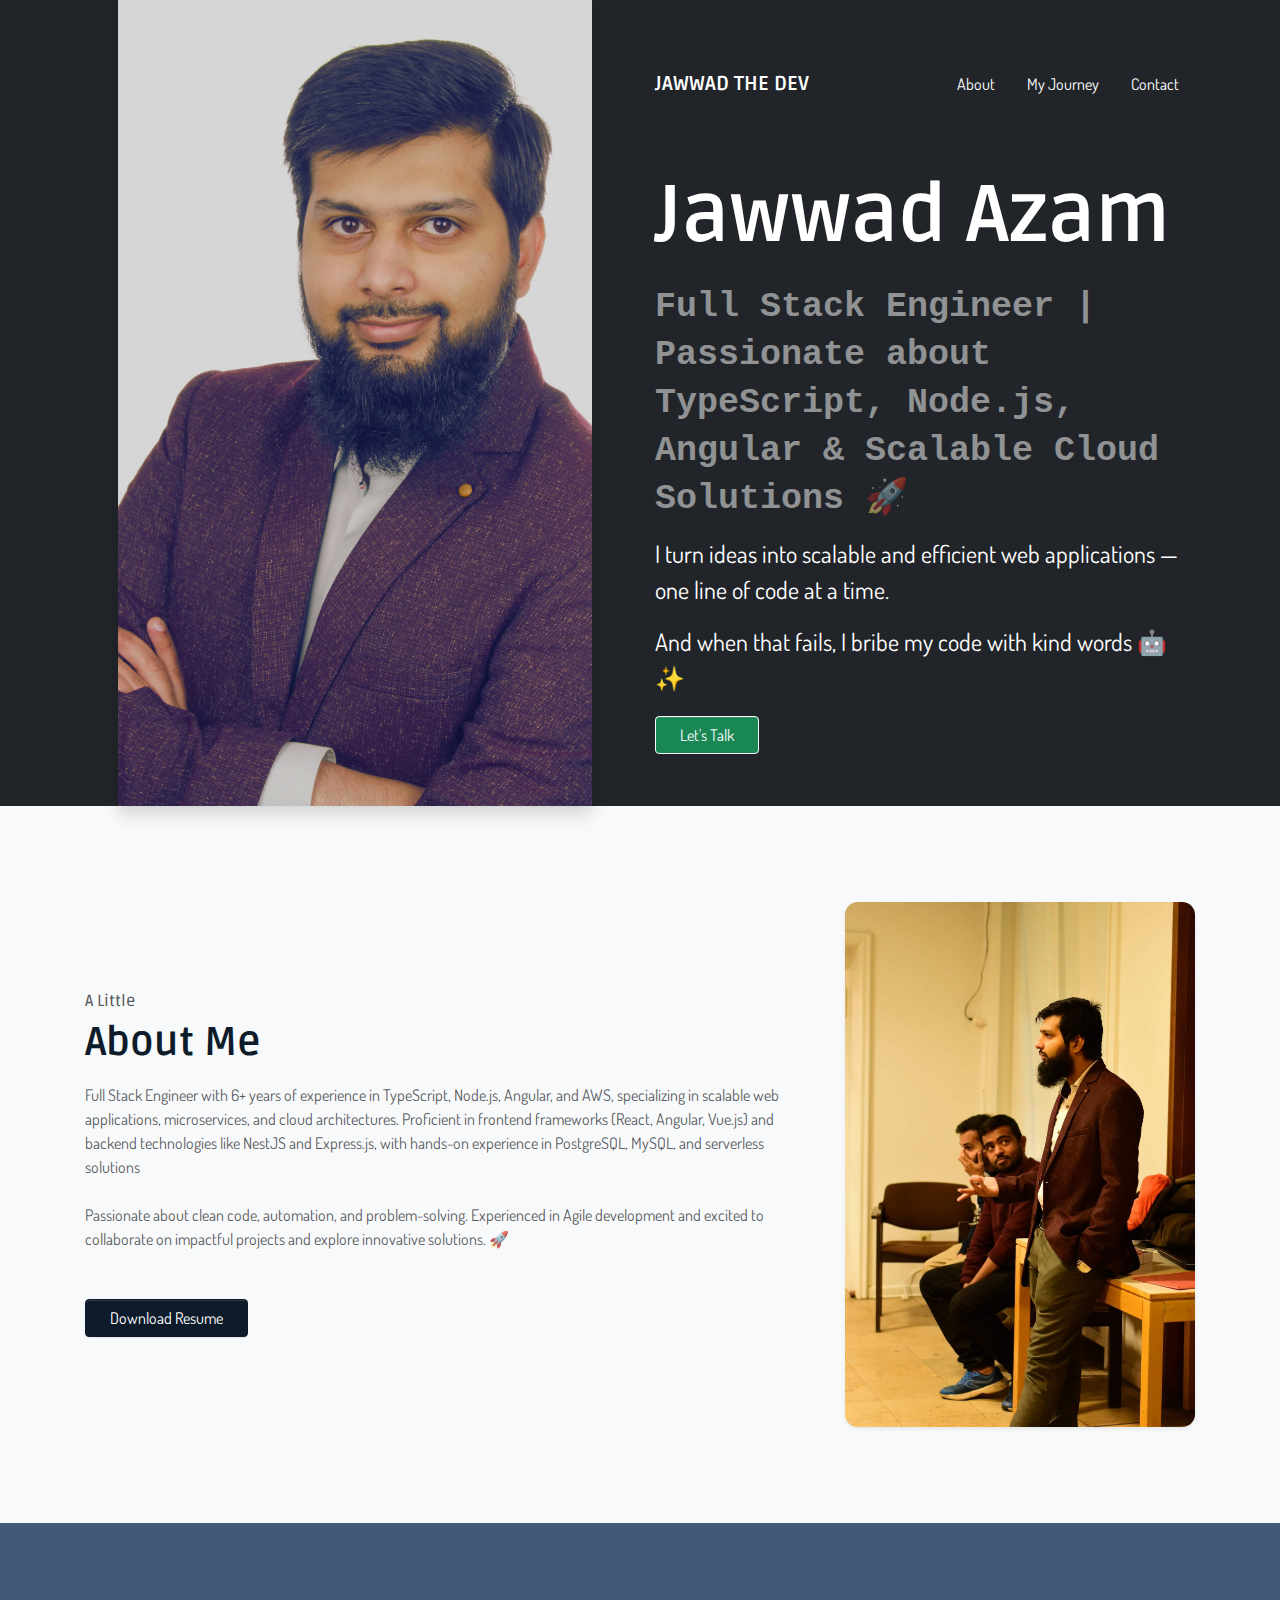
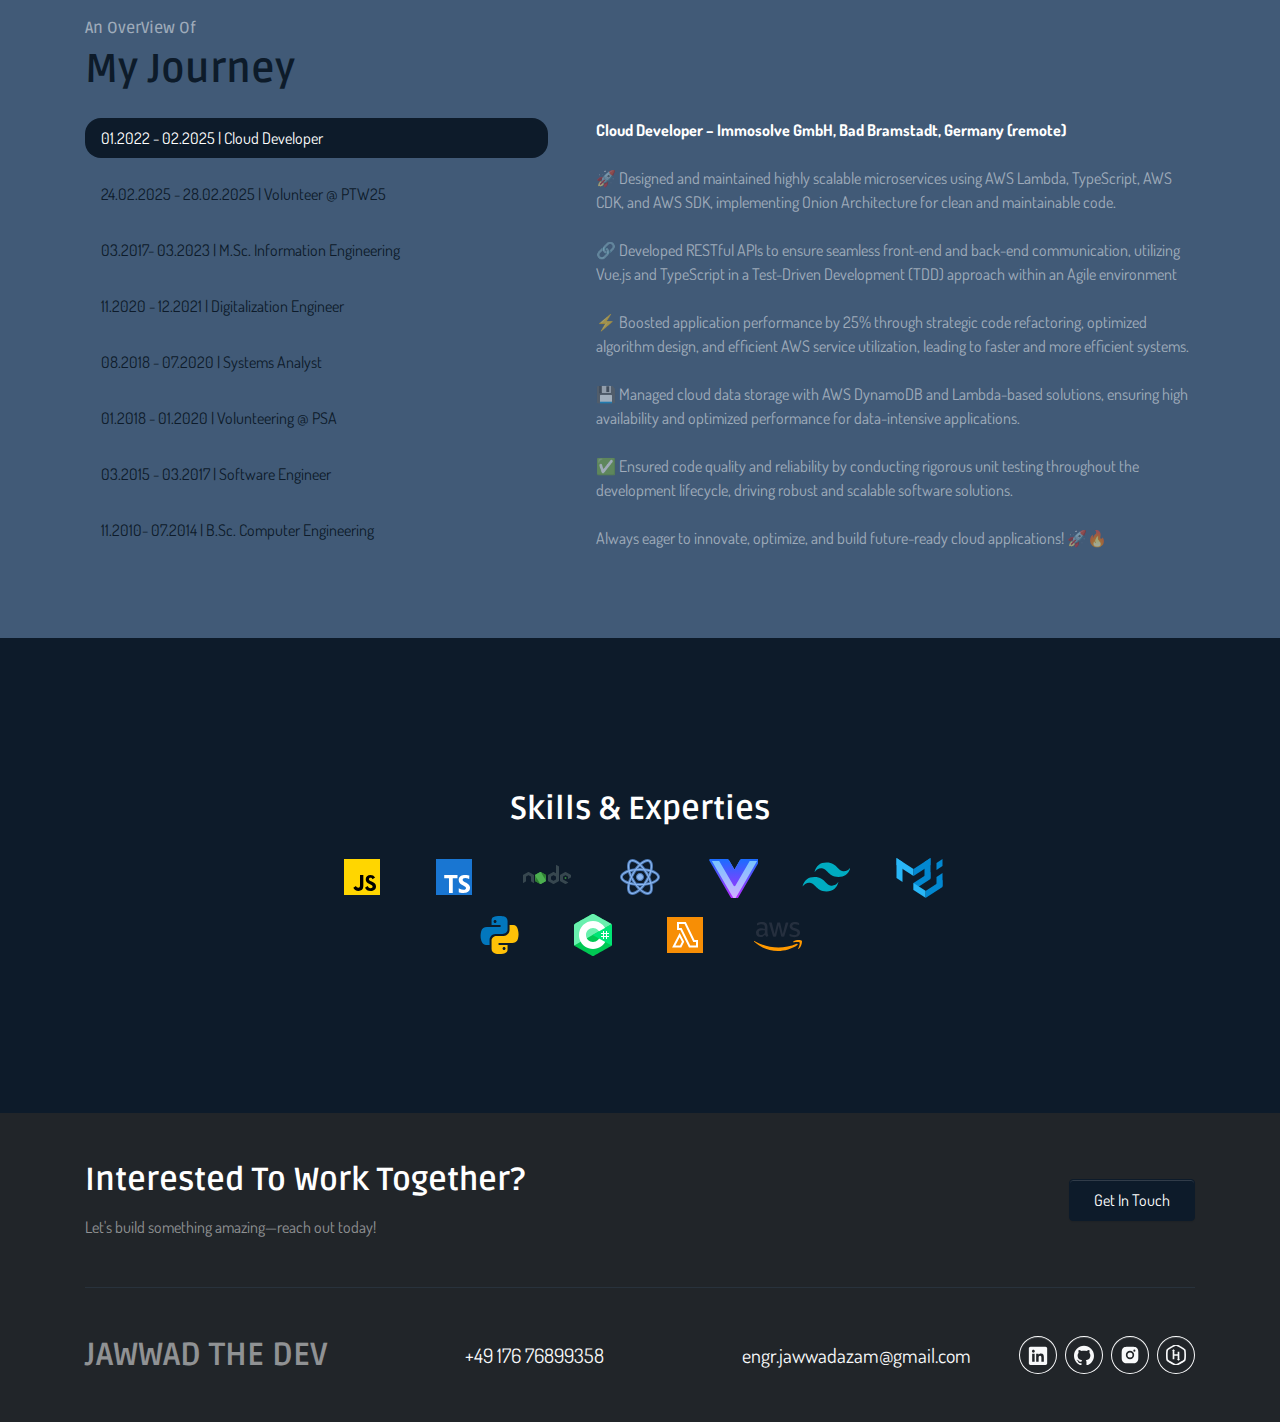
<file: index.html>
<!DOCTYPE html>
<html lang="en">
  <head>
    <meta charset="utf-8" />
    <meta http-equiv="X-UA-Compatible" content="IE=edge" />
    <meta
      name="viewport"
      content="width=device-width, initial-scale=1, shrink-to-fit=no"
    />
    <meta name="description" content="" />
    <meta name="author" content="" />
    <!-- Bootstrap core CSS -->
    <link
      href="bootstrap_theme/bootstrap.css"
      rel="stylesheet"
      type="text/css"
    />
    <!-- Custom styles for this template -->
    <link rel="stylesheet" href="blocks.css" />
    <link rel="stylesheet" href="pgia/components/controls.css" />
    <link rel="stylesheet" href="pgia/components/slider.css" />
    <link rel="stylesheet" href="js/cssanimation.css" />
    <link
      rel="icon"
      type="image/x-icon"
      href="/assets/photos/favicon/favicon.ico"
    />

    <link href="style.css" rel="stylesheet" />
    <title>Jawwad the Dev</title>
    <script>
      /* Pinegrow Interactions, do not remove */ (function () {
        try {
          if (!document.documentElement.hasAttribute("data-pg-ia-disabled")) {
            window.pgia_small_mq =
              typeof pgia_small_mq == "string"
                ? pgia_small_mq
                : "(max-width:767px)";
            window.pgia_large_mq =
              typeof pgia_large_mq == "string"
                ? pgia_large_mq
                : "(min-width:768px)";
            var style = document.createElement("style");
            var pgcss =
              'html:not(.pg-ia-no-preview) [data-pg-ia-hide=""] {opacity:0;visibility:hidden;}html:not(.pg-ia-no-preview) [data-pg-ia-show=""] {opacity:1;visibility:visible;display:block;}';
            if (
              document.documentElement.hasAttribute("data-pg-id") &&
              document.documentElement.hasAttribute("data-pg-mobile")
            ) {
              pgia_small_mq = "(min-width:0)";
              pgia_large_mq = "(min-width:99999px)";
            }
            pgcss +=
              "@media " +
              pgia_small_mq +
              '{ html:not(.pg-ia-no-preview) [data-pg-ia-hide="mobile"] {opacity:0;visibility:hidden;}html:not(.pg-ia-no-preview) [data-pg-ia-show="mobile"] {opacity:1;visibility:visible;display:block;}}';
            pgcss +=
              "@media " +
              pgia_large_mq +
              '{html:not(.pg-ia-no-preview) [data-pg-ia-hide="desktop"] {opacity:0;visibility:hidden;}html:not(.pg-ia-no-preview) [data-pg-ia-show="desktop"] {opacity:1;visibility:visible;display:block;}}';
            style.innerHTML = pgcss;
            document.querySelector("head").appendChild(style);
          }
        } catch (e) {
          console && console.log(e);
        }
      })();
    </script>
  </head>
  <body class="text-muted">
    <main>
      <section class="bg-dark position-relative text-white-50">
        <div class="container position-relative">
          <div class="row">
            <div class="col-xl-6 order-xl-2 pb-5 pt-5">
              <nav class="mb-5 navbar navbar-dark navbar-expand-lg shadow-none">
                <div class="container px-0">
                  <a
                    class="align-items-center d-inline-flex fw-bold h4 mb-0 navbar-brand text-uppercase"
                    href="#"
                  >
                    <span>Jawwad the dev</span></a
                  >
                  <button
                    class="navbar-toggler rounded"
                    type="button"
                    data-bs-toggle="collapse"
                    data-bs-target="#navbarNavDropdown-2"
                    aria-controls="navbarNavDropdown-2"
                    aria-expanded="false"
                    aria-label="Toggle navigation"
                  >
                    <span class="navbar-toggler-icon"></span>
                  </button>
                  <div
                    class="collapse navbar-collapse"
                    id="navbarNavDropdown-2"
                  >
                    <ul class="ms-auto navbar-nav">
                      <li class="nav-item">
                        <a class="active nav-link p-lg-3 scrolly" href="#about"
                          >About</a
                        >
                      </li>
                      <li class="nav-item">
                        <a
                          class="active nav-link p-lg-3 scrolly"
                          href="#timeline"
                          >My Journey</a
                        >
                      </li>
                      <!-- <li class="nav-item"> <a class="active nav-link p-lg-3 scrolly" href="#contact">Projects</a> 
                                            </li> -->
                      <li class="nav-item">
                        <a
                          class="active nav-link p-lg-3 scrolly"
                          href="#contact"
                          >Contact</a
                        >
                      </li>
                    </ul>
                  </div>
                </div>
              </nav>
              <h1 class="display-1 fw-bold mb-3 text-white">Jawwad Azam</h1>
              <h1 class="display-6 fw-bold mb-3 text-black">
                <code class="text-white-50"
                  >Full Stack Engineer | Passionate about TypeScript, Node.js,
                  Angular &amp; Scalable Cloud Solutions 🚀</code
                ><br />
              </h1>
              <p class="fs-4 text-white">
                I turn ideas into scalable and efficient web applications
                &mdash; one line of code at a time.
              </p>
              <p class="fs-4 text-white">
                And when that fails, I bribe my code with kind words 🤖✨
              </p>
              <div
                class="d-inline-flex flex-wrap gap-2 justify-content-center py-1"
              >
                <a
                  href="mailto:engr.jawwadazam@gmail.com"
                  class="btn btn-outline-light btn-success pe-4 ps-4"
                  >Let's Talk</a
                >
              </div>
            </div>
            <div class="col-xl-6 pe-xl-5 ps-xl-5">
              <img
                src="./assets/photos/profile.png"
                width="800"
                height="1000"
                class="bg-white h-100 img-fluid shadow"
                style="object-fit: cover"
                alt="portfolio-picture"
              />
            </div>
          </div>
        </div>
      </section>
      <section class="bg-light pb-5 pt-5" id="about">
        <div class="container pb-5 pt-5">
          <div class="align-items-center gy-4 row">
            <div class="col-lg-8">
              <h2 class="h6 text-capitalize">A little</h2>
              <h3 class="fw-bold h1 mb-3 text-capitalize text-primary">
                About Me
              </h3>
              <p class="mb-4">
                Full Stack Engineer with 6+ years of experience in TypeScript,
                Node.js, Angular, and AWS, specializing in scalable web
                applications, microservices, and cloud architectures. Proficient
                in frontend frameworks (React, Angular, Vue.js) and backend
                technologies like NestJS and Express.js, with hands-on
                experience in PostgreSQL, MySQL, and serverless solutions<br />
                <br />
                Passionate about clean code, automation, and problem-solving.
                Experienced in Agile development and excited to collaborate on
                impactful projects and explore innovative solutions. 🚀&nbsp;<br />
              </p>
              <div class="g-3 mb-4 row">
                <div class="col-md-4"></div>
                <div class="col-md-4"></div>
              </div>
              <a id="downloadCVBtn" href="#" class="btn btn-primary pe-4 ps-4"
                >Download Resume</a
              >
            </div>
            <div class="col-lg-4">
              <img
                src="./assets/photos/about-me.jpg"
                class="img-fluid rounded-1 shadow-sm w-100"
                alt="profile-pic"
                width="600"
                height="500"
              />
            </div>
          </div>
        </div>
      </section>
      <section class="bg-secondary pb-5 pt-5 text-white-50" id="timeline">
        <div class="container pb-5 pt-5">
          <div class="mb-4">
            <h2 class="h6 text-capitalize">An OverView of</h2>
            <h3 class="fw-bold h1 text-primary">My Journey</h3>
          </div>
          <div class="d-flex align-items-start">
            <div
              class="nav flex-column nav-pills me-lg-5 col-5 gap-3"
              id="v-pills-tab"
              role="tablist"
              aria-orientation="vertical"
            >
              <a
                class="nav-link active"
                id="v-pills-empro-tab"
                data-bs-toggle="pill"
                href="#v-pills-empro"
                role="tab"
                aria-controls="v-pills-empro"
                aria-selected="true"
                tabindex="-1"
                >01.2022 - 02.2025 | Cloud Developer</a
              >
              <a
                class="nav-link"
                id="v-pills-ptw25-tab"
                data-bs-toggle="pill"
                href="#v-pills-ptw25"
                role="tab"
                aria-controls="v-pills-ptw25"
                aria-selected="false"
                tabindex="-1"
                >24.02.2025 - 28.02.2025 | Volunteer @ PTW25</a
              >
              <!-- <a
                class="nav-link"
                id="v-pills-dvac02-tab"
                data-bs-toggle="pill"
                href="#v-pills-dvac02"
                role="tab"
                aria-controls="v-pills-dvac02"
                aria-selected="false"
                tabindex="-1"
                >01.2025 | AWS Certified Developer Associate</a
              > -->
              <a
                class="nav-link"
                id="v-pills-msc-tab"
                data-bs-toggle="pill"
                href="#v-pills-msc"
                role="tab"
                aria-controls="v-pills-msc"
                aria-selected="false"
                tabindex="-1"
                >03.2017- 03.2023 | M.Sc. Information Engineering</a
              >
              <a
                class="nav-link"
                id="v-pills-ingravure-tab"
                data-bs-toggle="pill"
                href="#v-pills-ingravure"
                role="tab"
                aria-controls="v-pills-ingravure"
                aria-selected="false"
                >11.2020 - 12.2021 | Digitalization Engineer</a
              >
              <a
                class="nav-link"
                id="v-pills-comfnet-tab"
                data-bs-toggle="pill"
                href="#v-pills-comfnet"
                role="tab"
                aria-controls="v-pills-comfnet"
                aria-selected="false"
                tabindex="-1"
                >08.2018 - 07.2020 | Systems Analyst</a
              >
              <a
                class="nav-link"
                id="v-pills-psa-tab"
                data-bs-toggle="pill"
                href="#v-pills-psa"
                role="tab"
                aria-controls="v-pills-psa"
                aria-selected="false"
                tabindex="-1"
                >01.2018 - 01.2020 | Volunteering @ PSA</a
              >
              <a
                class="nav-link"
                id="v-pills-ebryx-tab"
                data-bs-toggle="pill"
                href="#v-pills-ebryx"
                role="tab"
                aria-controls="v-pills-ebryx"
                aria-selected="false"
                tabindex="-1"
                >03.2015 - 03.2017 | Software Engineer</a
              >
              <a
                class="nav-link"
                id="v-pills-bsc-tab"
                data-bs-toggle="pill"
                href="#v-pills-bsc"
                role="tab"
                aria-controls="v-pills-bsc"
                aria-selected="false"
                tabindex="-1"
                >11.2010- 07.2014 | B.Sc. Computer Engineering</a
              >
            </div>
            <div class="tab-content" id="v-pills-tabContent">
              <div
                class="tab-pane fade active show"
                id="v-pills-empro"
                role="tabpanel"
                aria-labelledby="v-pills-empro-tab"
              >
                <p>
                  <span class="text-white"
                    ><b
                      >Cloud Developer – Immosolve GmbH, Bad Bramstadt, Germany
                      (remote)</b
                    >
                  </span>
                  <br /><br />🚀 Designed and maintained highly scalable
                  microservices using AWS Lambda, TypeScript, AWS CDK, and AWS
                  SDK, implementing Onion Architecture for clean and
                  maintainable code. <br /><br />🔗 Developed RESTful APIs to
                  ensure seamless front-end and back-end communication,
                  utilizing Vue.js and TypeScript in a Test-Driven Development
                  (TDD) approach within an Agile environment <br /><br />⚡
                  Boosted application performance by 25% through strategic code
                  refactoring, optimized algorithm design, and efficient AWS
                  service utilization, leading to faster and more efficient
                  systems. <br /><br />💾 Managed cloud data storage with AWS
                  DynamoDB and Lambda-based solutions, ensuring high
                  availability and optimized performance for data-intensive
                  applications. <br /><br />✅ Ensured code quality and
                  reliability by conducting rigorous unit testing throughout the
                  development lifecycle, driving robust and scalable software
                  solutions. <br /><br />Always eager to innovate, optimize, and
                  build future-ready cloud applications! 🚀🔥
                </p>
              </div>
              <div
                class="tab-pane fade"
                id="v-pills-ptw25"
                role="tabpanel"
                aria-labelledby="v-pills-ptw25-tab"
              >
                <p>
                  <span class="text-white"
                    ><b
                      >Prototyping Week 2025 &ndash; Empowering Startups with
                      Tech &amp; Innovation</b
                    ></span
                  >
                </p>
                <p>
                  <span
                    >From February 24 to February 28, 2025, I had the incredible
                    opportunity to volunteer at Prototyping Week 2025, hosted by
                    Starterkitchen.de. This dynamic event brought together
                    innovative minds, and I was thrilled to contribute my skills
                    to multiple startups, helping them turn their ideas into
                    reality</span
                  >.
                </p>
                <p>
                  <span
                    >During the week, I worked hands-on with cutting-edge
                    technologies, assisting startups in diverse areas:</span
                  >
                </p>
                <p>
                  🚀 AI-Generated Video Tools &ndash; Experimented with creative
                  AI solutions for content generation.
                </p>
                <p>
                  📱 Kotlin-Based Mobile App &ndash; Contributed to refining a
                  mobile application&rsquo;s functionality.
                </p>
                <p>
                  🌍 SEO Services &ndash; Helped optimize a startup&rsquo;s
                  online presence for better reach and impact.
                </p>
                <p>
                  Beyond the technical work, the experience was a fantastic
                  learning journey&mdash;exchanging ideas, exploring new trends,
                  and engaging with passionate entrepreneurs. It was an
                  inspiring week of innovation, collaboration, and
                  knowledge-sharing, reaffirming my passion for tech-driven
                  problem-solving. 🚀🔥
                </p>
              </div>
              <!-- <div class="tab-pane fade" id="v-pills-dvac02" role="tabpanel" aria-labelledby="v-pills-dvac02-tab">
                                <p><span class="text-white"><b> AWS Certified Developer – Associate | Cloud Excellence & Innovation</b></span></p>
                                <p>Earning the AWS Certified Developer – Associate certification validated my expertise in cloud application development, AWS services, and scalable architecture. This certification showcases my ability to design, deploy, and optimize cloud-based applications using AWS best practices.</p>
                                <p>Key competencies include:</p>
                                <p>☁️ Building and Deploying Applications – Proficient in serverless computing, AWS Lambda, API Gateway, and DynamoDB.</p>
                                <p>🚀 Optimizing Performance – Experience in fine-tuning applications for cost efficiency and high availability.</p>
                                <p>🔒 Security & Best Practices – Strong grasp of IAM, encryption, and AWS Well-Architected Framework.</p>
                                <p>This certification empowers me to develop cloud-native applications, leverage modern DevOps workflows, and drive business growth through AWS-powered solutions. It’s a testament to my commitment to continuous learning and innovation in cloud computing. 🚀</p>
                            </div> -->
              <div
                class="tab-pane fade"
                id="v-pills-msc"
                role="tabpanel"
                aria-labelledby="v-pills-msc-tab"
              >
                <p>
                  <span class="text-white"
                    ><b
                      >Master’s in Information Engineering | Fachhochschule
                      Kiel, Germany</b
                    ></span
                  >
                </p>
                <p>
                  During my Master’s in Information Engineering, I had the
                  opportunity to work on real-world projects that combined
                  cutting-edge software development practices with industry
                  needs. My focus was on microservices architecture, software
                  modernization, and scalable cloud solutions.
                </p>
                <p>
                  <span class="text-white"
                    >🔹 Master’s Project – ComfNet Solutions GmbH
                  </span>
                </p>
                <p>
                  I contributed to the development of a microservice-based
                  application for ComfNet Solutions GmbH. My project, titled
                  "Software Architecture and Design for a Modular &
                  Multi-Platform-Based Digital Receptionist Application,"
                  involved designing a flexible and scalable software
                  architecture to support multiple platforms efficiently. This
                  experience strengthened my expertise in modular software
                  design, cloud integration, and service-oriented architecture.
                </p>
                <p>
                  <span class="text-white"
                    >🔹 Master’s Thesis – Immosolve GmbH</span
                  >
                </p>
                <p>
                  For my thesis, I collaborated with Immosolve GmbH to analyze
                  and identify the best methodology for modernizing the housing
                  industry’s monolithic legacy CRM. This research focused on
                  transitioning from a monolithic architecture to a scalable,
                  cloud-based solution, ensuring better performance,
                  maintainability, and future-proofing.
                </p>
                <p>
                  These experiences not only deepened my technical expertise in
                  software architecture, cloud technologies, and system
                  modernization but also provided hands-on collaboration with
                  industry leaders to solve complex real-world challenges. 🚀
                </p>
              </div>
              <div
                class="tab-pane fade"
                id="v-pills-ingravure"
                role="tabpanel"
                aria-labelledby="v-pills-ingravure-tab"
              >
                <p>
                  <span class="text-white">
                    <b
                      >Digitalization Engineer – INGravure GmbH, Kiel, Germany
                      (Hybrid)
                    </b></span
                  >
                </p>
                <p>
                  🚀 Led the cloud migration of on-premise servers to AWS,
                  leveraging ECS and Docker to transition a monolithic
                  application into a scalable SaaS-oriented architecture.
                </p>
                <p>
                  💡 Developed and maintained database and application software
                  using Python, C#, PHP, VB.NET, and SQL, ensuring high-quality
                  standards and robust system performance.
                </p>
                <p>
                  🔗 Integrated front-end and back-end systems using Vue.js and
                  MongoDB, enabling seamless API development and a cohesive
                  digital transformation.
                </p>
                <p>
                  ⚡ Optimized server performance by configuring and fine-tuning
                  Nginx for load balancing and efficient server management,
                  improving system reliability.
                </p>
                <p>
                  📖 Created comprehensive technical documentation to support
                  maintenance teams and ensure long-term usability of digital
                  solutions.
                </p>
                <p>
                  This role allowed me to drive cloud adoption, system
                  optimization, and full-stack development, accelerating
                  NGravure’s digital transformation journey. 🚀🔥
                </p>
              </div>
              <div
                class="tab-pane fade"
                id="v-pills-comfnet"
                role="tabpanel"
                aria-labelledby="v-pills-comfnet-tab"
              >
                <p>
                  <span class="text-white">
                    <b>
                      Systems Analyst – ComfNET Solutions GmbH, Kiel, Germany
                      (On-site)
                    </b></span
                  >
                </p>
                <p>
                  📍 Client-Side Deployment: Pleuger Industries GmbH, Hamburg
                </p>
                <p>
                  🚀 Ensured 99.9% uptime during a critical Oracle migration by
                  implementing Oracle form replicas, allowing uninterrupted
                  sales operations for over a year.
                </p>
                <p>
                  💡 Led on-site IT operations at Pleuger Industries GmbH
                  (Hamburg), ensuring smooth system performance, infrastructure
                  management, and software deployment tailored to client needs.
                </p>
                <p>
                  🔗 Deployed and managed Active Directory and Exchange servers,
                  enhancing user authentication, communication, and security
                  protocols.
                </p>
                <p>
                  ⚡ Performed end-to-end server maintenance, including OS
                  installation, monitoring, troubleshooting, patch deployment,
                  and upgrades, ensuring peak efficiency.
                </p>
                <p>
                  💰 Optimized IT asset management, saving over €100K through
                  strategic resource tracking and allocation, improving cost
                  efficiency.
                </p>
                <p>
                  This role provided hands-on experience in enterprise IT
                  solutions, system optimization, and direct client
                  collaboration, strengthening both technical expertise and
                  stakeholder communication. 🚀
                </p>
              </div>
              <div
                class="tab-pane fade"
                id="v-pills-psa"
                role="tabpanel"
                aria-labelledby="v-pills-psa-tab"
              >
                <p>
                  <span class="text-white">
                    <b>
                      President (Volunteer) – Pakistani Students Association,
                      Kiel (March 2019 – Jan 2020)
                    </b></span
                  >
                </p>
                <p>
                  🌍 Leadership & Association Management – Successfully led and
                  managed the association’s operations, ensuring a strong
                  support system for Pakistani students in Kiel.
                </p>
                <p>
                  🤝 Community Support & High Workload Management – Assisted
                  150+ new students with their settlement, integration, and
                  administrative guidance, fostering a welcoming community.
                </p>
                <p>
                  🎭 Cross-Cultural Promotion – Actively represented and
                  promoted Pakistani culture and values in diverse,
                  international settings, strengthening cross-cultural
                  understanding.
                </p>
                <p>
                  📅 Event Planning & Execution – Organized 10+ social and
                  recreational events, each accommodating 80+ participants, to
                  build a connected and engaging student community.
                </p>
                <p>
                  🌟 Large-Scale Event Leadership – Spearheaded the 2019
                  Pakistani Cultural Mela, a flagship event with 600+
                  multinational attendees, showcasing Pakistani heritage through
                  performances, food, and networking opportunities.
                </p>
                <p>
                  <span class="text-white"
                    ><b
                      >General Secretary (Volunteer) – Pakistani Students
                      Association, Kiel (Jan 2018 – Dec 2018)</b
                    ></span
                  >
                </p>
                <p>
                  🛠️ Operational Management – Ensured the smooth day-to-day
                  operations of the association, playing a key role in its
                  organizational efficiency.
                </p>
                <p>
                  🎓 Student Assistance & Integration – Provided crucial
                  guidance to 150+ Pakistani students, helping them navigate
                  their academic, social, and administrative challenges in a new
                  country.
                </p>
                <p>
                  🌏 Cross-Cultural Engagement – Facilitated communication
                  between diverse student groups, bridging cultures and
                  strengthening community ties.
                </p>
                <p>
                  🎉 Event Coordination – Successfully organized and executed
                  12+ community events, offering social and recreational
                  opportunities to over 80 participants per event.
                </p>
                <p>
                  ✨ Flagship Event Organization – Led the planning and
                  execution of the 2018 Pakistani Cultural Night, welcoming 700+
                  international guests, making it one of the biggest cultural
                  exchange events in the community.
                </p>
                <p>
                  These roles allowed me to develop leadership, event
                  management, community engagement, and cross-cultural
                  communication skills, all while making a meaningful impact on
                  the student community in Kiel. 🚀
                </p>
              </div>
              <div
                class="tab-pane fade"
                id="v-pills-ebryx"
                role="tabpanel"
                aria-labelledby="v-pills-ebryx-tab"
              >
                <p>
                  <span class="text-white"
                    ><b
                      >Software Engineer – Ebryx Pvt. Ltd ,Lahore, Pakistan
                      (On-site)</b
                    ></span
                  >
                </p>
                <p>
                  🛠️ Database Migration & Optimization – Successfully migrated
                  the database from MySQL to PostgreSQL, improving system
                  scalability and efficiency.
                </p>
                <p>
                  🚀 Performance Enhancement – Boosted application performance
                  by 30% by optimizing complex PostgreSQL queries, leading to
                  faster response times and improved efficiency.
                </p>
                <p>
                  🔍 Advanced Threat Detection – Enhanced malicious content
                  detection by 60% through the implementation of Yara rules and
                  integration of machine learning algorithms, strengthening
                  cybersecurity defenses.
                </p>
                <p>
                  🔥 High-Impact Project Contributions – Played a critical role
                  in high-priority projects, ensuring quality and precision in
                  development and execution.
                </p>
                <p>
                  🤝 Collaboration & Problem-Solving – Worked independently and
                  within teams to troubleshoot and resolve technical issues
                  efficiently, ensuring seamless project delivery.
                </p>
                <p>
                  📊 Multi-Project Management – Effectively handled multiple
                  projects simultaneously, prioritizing tasks to meet deadlines
                  and business objectives.
                </p>
                <p>
                  This role helped me build a strong foundation in database
                  management, cybersecurity solutions, performance optimization,
                  and collaborative problem-solving, driving impactful results
                  in high-stakes environments. 🚀
                </p>
              </div>
              <div
                class="tab-pane fade"
                id="v-pills-bsc"
                role="tabpanel"
                aria-labelledby="v-pills-bsc-tab"
              >
                <p>
                  <span class="text-white"
                    ><b
                      >Bachelor’s in Computer Engineering | University of
                      Engineering & Technology, Taxila, Pakistan
                    </b>
                  </span>
                </p>
                <p>
                  My Bachelor’s in Computer Engineering laid a strong foundation
                  in software development, algorithms, and data-driven
                  solutions, equipping me with the skills to tackle real-world
                  technical challenges.
                </p>
                <p>
                  <span class="text-white"
                    >🔹 Final Year Project – Advancing Hygienic Activity
                    Recognition with RFID & Java
                  </span>
                </p>
                <p>
                  For my final year project, I worked on algorithm modification
                  for Hygienic Activity Recognition using RFID sensor data,
                  optimizing detection accuracy through data processing and
                  pattern recognition. Implementing the solution in Java, I
                  enhanced the efficiency and precision of activity recognition
                  models, contributing to smart monitoring systems.
                </p>
                <p>
                  This experience deepened my expertise in algorithm design,
                  sensor data processing, and real-time software development,
                  fostering my passion for problem-solving and innovation in
                  tech-driven solutions. 🚀
                </p>
              </div>
            </div>
          </div>
          <div
            class="gy-4 justify-content-center row row-cols-lg-3 row-cols-md-2"
          ></div>
        </div>
      </section>
      <section class="bg-primary pb-5 pt-5 text-white">
        <div class="container pb-5 pt-5">
          <h2 class="h6 text-capitalize text-white-50"></h2>
          <h2></h2>
          <section class="pb-5 pt-5 text-center">
            <div class="container">
              <h2 class="fw-bold mb-4">Skills &amp; Experties</h2>
              <div class="justify-content-center row">
                <div class="col-lg-1 col-sm-2 h-50 pb-2">
                  <svg
                    width="50"
                    height="50"
                    viewBox="0 0 50 50"
                    fill="none"
                    xmlns="http://www.w3.org/2000/svg"
                  >
                    <path fill="#ffd600" d="M6,42V6h36v36H6z"></path>
                    <path
                      fill="#000001"
                      d="M29.538 32.947c.692 1.124 1.444 2.201 3.037 2.201 1.338 0 2.04-.665 2.04-1.585 0-1.101-.726-1.492-2.198-2.133l-.807-.344c-2.329-.988-3.878-2.226-3.878-4.841 0-2.41 1.845-4.244 4.728-4.244 2.053 0 3.528.711 4.592 2.573l-2.514 1.607c-.553-.988-1.151-1.377-2.078-1.377-.946 0-1.545.597-1.545 1.377 0 .964.6 1.354 1.985 1.951l.807.344C36.452 29.645 38 30.839 38 33.523 38 36.415 35.716 38 32.65 38c-2.999 0-4.702-1.505-5.65-3.368L29.538 32.947zM17.952 33.029c.506.906 1.275 1.603 2.381 1.603 1.058 0 1.667-.418 1.667-2.043V22h3.333v11.101c0 3.367-1.953 4.899-4.805 4.899-2.577 0-4.437-1.746-5.195-3.368L17.952 33.029z"
                    ></path>
                  </svg>
                </div>
                <div class="col-lg-1 col-sm-2 h-50 pb-2">
                  <svg
                    width="50"
                    height="50"
                    viewBox="0 0 50 50"
                    fill="none"
                    xmlns="http://www.w3.org/2000/svg"
                  >
                    <rect
                      width="36"
                      height="36"
                      x="6"
                      y="6"
                      fill="#1976d2"
                    ></rect>
                    <polygon
                      fill="#fff"
                      points="27.49,22 14.227,22 14.227,25.264 18.984,25.264 18.984,40 22.753,40 22.753,25.264 27.49,25.264"
                    ></polygon>
                    <path
                      fill="#fff"
                      d="M39.194,26.084c0,0-1.787-1.192-3.807-1.192s-2.747,0.96-2.747,1.986 c0,2.648,7.381,2.383,7.381,7.712c0,8.209-11.254,4.568-11.254,4.568V35.22c0,0,2.152,1.622,4.733,1.622s2.483-1.688,2.483-1.92 c0-2.449-7.315-2.449-7.315-7.878c0-7.381,10.658-4.469,10.658-4.469L39.194,26.084z"
                    ></path>
                  </svg>
                </div>
                <div class="col-lg-1 col-sm-2 h-50 pb-2">
                  <svg
                    width="50"
                    height="50"
                    viewBox="0 0 50 50"
                    fill="none"
                    xmlns="http://www.w3.org/2000/svg"
                  >
                    <path
                      fill="#388e3c"
                      d="M17.204 19.122l-4.907 2.715C12.113 21.938 12 22.126 12 22.329v5.433c0 .203.113.39.297.492l4.908 2.717c.183.101.41.101.593 0l4.907-2.717C22.887 28.152 23 27.965 23 27.762v-5.433c0-.203-.113-.39-.297-.492l-4.906-2.715c-.092-.051-.195-.076-.297-.076-.103 0-.205.025-.297.076M42.451 24.013l-.818.452c-.031.017-.049.048-.049.082v.906c0 .034.019.065.049.082l.818.453c.031.017.068.017.099 0l.818-.453c.03-.017.049-.048.049-.082v-.906c0-.034-.019-.065-.05-.082l-.818-.452C42.534 24.004 42.517 24 42.5 24S42.466 24.004 42.451 24.013"
                    ></path>
                    <path
                      fill="#37474f"
                      d="M35.751,13.364l-2.389-1.333c-0.075-0.042-0.167-0.041-0.241,0.003 c-0.074,0.044-0.12,0.123-0.12,0.209L33,20.295l-2.203-1.219C30.705,19.025,30.602,19,30.5,19c-0.102,0-0.205,0.025-0.297,0.076 h0.001l-4.907,2.715C25.113,21.892,25,22.08,25,22.282v5.433c0,0.203,0.113,0.39,0.297,0.492l4.908,2.717 c0.183,0.101,0.41,0.101,0.593,0l4.907-2.717C35.887,28.106,36,27.918,36,27.715V13.788C36,13.612,35.904,13.45,35.751,13.364z M32.866,26.458l-2.23,1.235c-0.083,0.046-0.186,0.046-0.269,0l-2.231-1.235C28.051,26.412,28,26.326,28,26.234v-2.47 c0-0.092,0.051-0.177,0.135-0.224l2.231-1.234h-0.001c0.042-0.023,0.088-0.034,0.135-0.034c0.047,0,0.093,0.012,0.135,0.034 l2.23,1.234C32.949,23.587,33,23.673,33,23.765v2.47C33,26.326,32.949,26.412,32.866,26.458z"
                    ></path>
                    <path
                      fill="#2e7d32"
                      d="M17.204,19.122L12,27.762c0,0.203,0.113,0.39,0.297,0.492l4.908,2.717 c0.183,0.101,0.41,0.101,0.593,0L23,22.329c0-0.203-0.113-0.39-0.297-0.492l-4.906-2.715c-0.092-0.051-0.195-0.076-0.297-0.076 c-0.103,0-0.205,0.025-0.297,0.076"
                    ></path>
                    <path
                      fill="#4caf50"
                      d="M17.204,19.122l-4.907,2.715C12.113,21.938,12,22.126,12,22.329l5.204,8.642 c0.183,0.101,0.41,0.101,0.593,0l4.907-2.717C22.887,28.152,23,27.965,23,27.762l-5.203-8.64c-0.092-0.051-0.195-0.076-0.297-0.076 c-0.103,0-0.205,0.025-0.297,0.076"
                    ></path>
                    <path
                      fill="#37474f"
                      d="M47.703 21.791l-4.906-2.715C42.705 19.025 42.602 19 42.5 19c-.102 0-.205.025-.297.076h.001l-4.907 2.715C37.114 21.892 37 22.084 37 22.294v5.411c0 .209.114.402.297.503l4.908 2.717c.184.102.409.102.593 0l2.263-1.253c.207-.115.206-.412-.002-.526l-4.924-2.687C40.052 26.412 40 26.325 40 26.231v-2.466c0-.092.05-.177.13-.221l2.235-1.236h-.001c.042-.023.088-.034.135-.034.047 0 .093.012.135.034l2.235 1.237c.08.044.13.129.13.221v2.012c0 .086.046.166.121.209.075.042.167.042.242-.001l2.398-1.393c.148-.086.24-.245.24-.417v-1.88C48 22.085 47.886 21.892 47.703 21.791zM10.703 21.791l-4.906-2.715C5.705 19.025 5.602 19 5.5 19c-.102 0-.205.025-.297.076h.001l-4.907 2.715C.114 21.892 0 22.084 0 22.294v7.465c0 .086.046.166.121.209.075.042.167.042.242-.001l2.398-1.393C2.909 28.488 3 28.329 3 28.157v-4.393c0-.092.05-.177.13-.221l2.235-1.236H5.365c.042-.023.088-.034.135-.034.047 0 .093.012.135.034l2.235 1.237C7.95 23.588 8 23.673 8 23.765v4.393c0 .172.091.331.24.417l2.398 1.393c.075.043.167.043.242.001C10.954 29.925 11 29.845 11 29.759v-7.464C11 22.085 10.886 21.892 10.703 21.791z"
                    ></path>
                  </svg>
                </div>
                <div class="col-lg-1 col-sm-2 h-50 pb-2">
                  <svg
                    width="50"
                    height="50"
                    viewBox="-5 -4 50 50"
                    fill="none"
                    xmlns="http://www.w3.org/2000/svg"
                  >
                    <path
                      fill="#4e7ab5"
                      d="M20,28.9C8.598,28.9,0,25.17,0,20s8.598-9,20-9s20,3.83,20,9S31.402,28.9,20,28.9z M20,13.932 c-9.729,0-17.125,3.266-17.125,6.131S10.271,26.068,20,26.068s17.125-3.266,17.125-6.131S29.729,13.932,20,13.932z"
                    ></path>
                    <path
                      fill="#4e7ab5"
                      d="M12.402,38C12.401,38,12.402,38,12.402,38c-0.931,0-1.781-0.216-2.528-0.642 c-1.22-0.697-2.095-1.928-2.532-3.562c-1.146-4.282,0.703-11.482,4.713-18.344C16.76,7.407,23.007,2.003,27.599,2.003 c0.93,0,1.78,0.216,2.527,0.642c1.218,0.695,2.094,1.925,2.531,3.558c1.147,4.282-0.703,11.483-4.715,18.345 C23.241,32.594,16.995,38,12.402,38z M27.599,5.003c-2.888,0-8.409,4.193-12.954,11.963c-4.123,7.056-5.332,12.909-4.404,16.054 c0.251,0.849,0.605,1.438,1.121,1.732c2.361,1.348,8.809-2.85,13.991-11.717c4.125-7.057,5.46-12.785,4.406-16.055 c-0.271-0.841-0.604-1.435-1.119-1.728C28.347,5.084,28.006,5.003,27.599,5.003z"
                    ></path>
                    <path
                      fill="#4e7ab5"
                      d="M27.599,37.997C27.599,37.997,27.599,37.997,27.599,37.997c-4.597-0.001-10.843-5.405-15.544-13.449 c-4.01-6.862-5.859-14.063-4.713-18.344C7.779,4.57,8.654,3.339,9.873,2.643C10.621,2.216,11.471,2,12.4,2 c4.595,0,10.84,5.406,15.542,13.452c4.011,6.861,5.86,14.062,4.714,18.345c-0.438,1.633-1.313,2.863-2.53,3.558 C29.379,37.781,28.528,37.997,27.599,37.997z M12.4,5c-0.407,0-0.747,0.082-1.04,0.248c-0.515,0.294-0.874,0.881-1.12,1.732 c-0.928,3.208,0.281,8.999,4.404,16.055c4.541,7.769,10.063,11.962,12.954,11.962l0,0c0.408,0,0.748-0.082,1.041-0.249 c0.514-0.292,0.883-0.876,1.118-1.728c0.867-3.146-0.281-9-4.405-16.055C20.811,9.194,15.29,5,12.4,5z"
                    ></path>
                    <path
                      fill="#8bb7f0"
                      d="M23.5,20c0,1.935-1.565,3.5-3.5,3.5s-3.5-1.565-3.5-3.5s1.565-3.5,3.5-3.5S23.5,18.065,23.5,20z"
                    ></path>
                    <path
                      fill="#4e7ab5"
                      d="M20,24c-2.206,0-4-1.794-4-4s1.794-4,4-4s4,1.794,4,4S22.206,24,20,24z M20,17c-1.654,0-3,1.346-3,3 s1.346,3,3,3s3-1.346,3-3S21.654,17,20,17z"
                    ></path>
                    <path
                      fill="#8bb7f0"
                      d="M20,28.068C9.346,28.068,1,24.524,1,20s8.346-8.068,19-8.068S39,15.476,39,20 S30.654,28.068,20,28.068z M20,12.932c-9.757,0-18,3.237-18,7.068s8.243,7.068,18,7.068S38,23.832,38,20S29.757,12.932,20,12.932z"
                    ></path>
                    <path
                      fill="#8bb7f0"
                      d="M12.402,37C12.401,37,12.402,37,12.402,37c-0.755,0-1.438-0.172-2.033-0.511 c-0.996-0.569-1.689-1.562-2.062-2.952c-1.081-4.037,0.729-10.938,4.61-17.581C17.379,8.33,23.416,3.003,27.599,3.003 c0.754,0,1.438,0.172,2.032,0.511c0.995,0.568,1.688,1.56,2.061,2.948c1.081,4.037-0.729,10.938-4.612,17.582 C22.621,31.672,16.586,37,12.402,37z M27.599,4.003c-3.784,0-9.595,5.239-13.817,12.458c-3.695,6.325-5.507,13.083-4.508,16.818 c0.301,1.123,0.836,1.91,1.592,2.342C11.307,35.872,11.823,36,12.401,36c3.785,0,9.595-5.24,13.814-12.461 c3.697-6.326,5.51-13.085,4.509-16.818c-0.3-1.121-0.835-1.908-1.59-2.338C28.693,4.131,28.177,4.003,27.599,4.003z"
                    ></path>
                    <g>
                      <path
                        fill="#8bb7f0"
                        d="M27.599,36.997C27.599,36.997,27.599,36.997,27.599,36.997c-4.187-0.001-10.224-5.327-14.681-12.953 C9.036,17.401,7.227,10.5,8.308,6.463c0.372-1.39,1.065-2.383,2.062-2.952C10.964,3.172,11.647,3,12.4,3 c4.185,0,10.221,5.328,14.679,12.956c3.883,6.642,5.692,13.543,4.61,17.582c-0.371,1.389-1.064,2.381-2.059,2.948 C29.036,36.825,28.353,36.997,27.599,36.997z M12.4,4c-0.577,0-1.094,0.128-1.535,0.379c-0.756,0.432-1.291,1.219-1.592,2.342 c-0.999,3.734,0.813,10.493,4.508,16.818C18,30.757,23.812,35.996,27.599,35.997l0,0c0.578,0,1.095-0.128,1.536-0.38 c0.754-0.43,1.289-1.217,1.589-2.338c1-3.735-0.812-10.494-4.508-16.818C21.996,9.241,16.187,4,12.4,4z"
                      ></path>
                    </g>
                  </svg>
                </div>
                <div class="col-lg-1 col-sm-2 h-50 pb-2">
                  <svg
                    width="50"
                    height="45"
                    viewBox="8 5 45 45"
                    fill="none"
                    xmlns="http://www.w3.org/2000/svg"
                  >
                    <linearGradient
                      id="3bjInpNFK5hFbDC04bXOYa_tbleCw0ch6QC_gr1"
                      x1="32"
                      x2="32"
                      y1="8.5"
                      y2="59.263"
                      gradientUnits="userSpaceOnUse"
                    >
                      <stop offset="0" stop-color="#6dc7ff"></stop>
                      <stop offset="1" stop-color="#e6abff"></stop>
                    </linearGradient>
                    <path
                      fill="url(#3bjInpNFK5hFbDC04bXOYa_tbleCw0ch6QC_gr1)"
                      d="M56.348,12L32,54L7.652,12h18.626L32,21.739L37.6,12H56.348z"
                    ></path>
                    <linearGradient
                      id="3bjInpNFK5hFbDC04bXOYb_tbleCw0ch6QC_gr2"
                      x1="32"
                      x2="32"
                      y1="11"
                      y2="55"
                      gradientUnits="userSpaceOnUse"
                    >
                      <stop offset="0" stop-color="#1a6dff"></stop>
                      <stop offset="1" stop-color="#c822ff"></stop>
                    </linearGradient>
                    <path
                      fill="url(#3bjInpNFK5hFbDC04bXOYb_tbleCw0ch6QC_gr2)"
                      d="M57.214,11.501C57.035,11.191,56.705,11,56.348,11H38.6c-0.358,0-0.688,0.191-0.867,0.502	l-5.74,9.993l-5.851-10C25.962,11.188,25.634,11,25.278,11H7.652c-0.357,0-0.688,0.191-0.866,0.501s-0.179,0.691,0.001,1.001	l24.348,42C31.313,54.811,31.644,55,32,55s0.687-0.189,0.865-0.498l24.348-42C57.393,12.192,57.393,11.811,57.214,11.501z M32,52.006L9.388,13h7.307l14.441,24.824c0.179,0.308,0.508,0.497,0.864,0.497c0.001,0,0.001,0,0.002,0	c0.356-0.001,0.686-0.191,0.864-0.5L47.186,13h7.426L32,52.006z"
                    ></path>
                  </svg>
                </div>
                <div class="col-lg-1 col-sm-2 h-50 pb-2">
                  <svg
                    width="50"
                    height="45"
                    viewBox="0 0 45 45"
                    fill="none"
                    xmlns="http://www.w3.org/2000/svg"
                  >
                    <path
                      fill="#00acc1"
                      d="M24,9.604c-6.4,0-10.4,3.199-12,9.597c2.4-3.199,5.2-4.398,8.4-3.599 c1.826,0.456,3.131,1.781,4.576,3.247C27.328,21.236,30.051,24,36,24c6.4,0,10.4-3.199,12-9.598c-2.4,3.199-5.2,4.399-8.4,3.6 c-1.825-0.456-3.13-1.781-4.575-3.247C32.672,12.367,29.948,9.604,24,9.604L24,9.604z M12,24c-6.4,0-10.4,3.199-12,9.598 c2.4-3.199,5.2-4.399,8.4-3.599c1.825,0.457,3.13,1.781,4.575,3.246c2.353,2.388,5.077,5.152,11.025,5.152 c6.4,0,10.4-3.199,12-9.598c-2.4,3.199-5.2,4.399-8.4,3.599c-1.826-0.456-3.131-1.781-4.576-3.246C20.672,26.764,17.949,24,12,24 L12,24z"
                    ></path>
                  </svg>
                </div>
                <div class="col-lg-1 col-sm-2 h-50 pb-2">
                  <svg
                    width="50"
                    height="45"
                    viewBox="0 0 45 45"
                    fill="none"
                    xmlns="http://www.w3.org/2000/svg"
                  >
                    <polygon
                      fill="#29b6f6"
                      points="1,5 7,9 7,29 1,25"
                    ></polygon>
                    <polygon
                      fill="#0288d1"
                      points="47,20 41,24 41,37 47,33"
                    ></polygon>
                    <polygon
                      fill="#0288d1"
                      points="47,6 41,10 41,17 47,13"
                    ></polygon>
                    <polygon
                      fill="#0288d1"
                      points="35,5 29,9 29,29 35,25"
                    ></polygon>
                    <polygon
                      fill="#29b6f6"
                      points="1,12 18,23 18,16 1,5"
                    ></polygon>
                    <polygon
                      fill="#0288d1"
                      points="35,12 18,23 18,16 35,5"
                    ></polygon>
                    <polygon
                      fill="#0288d1"
                      points="35,26 18,37 18,30 35,19"
                    ></polygon>
                    <polygon
                      fill="#0288d1"
                      points="47,34 30,45 30,38 47,27"
                    ></polygon>
                    <polygon
                      fill="#29b6f6"
                      points="30,37.765 18,30 18,37 30,44.765"
                    ></polygon>
                  </svg>
                </div>
              </div>
              <div class="justify-content-center row">
                <div class="col-lg-1 col-sm-2 h-50 pb-2">
                  <svg
                    width="50"
                    height="50"
                    viewBox="0 0 50 50"
                    fill="none"
                    xmlns="http://www.w3.org/2000/svg"
                  >
                    <path
                      fill="#0277BD"
                      d="M24.047,5c-1.555,0.005-2.633,0.142-3.936,0.367c-3.848,0.67-4.549,2.077-4.549,4.67V14h9v2H15.22h-4.35c-2.636,0-4.943,1.242-5.674,4.219c-0.826,3.417-0.863,5.557,0,9.125C5.851,32.005,7.294,34,9.931,34h3.632v-5.104c0-2.966,2.686-5.896,5.764-5.896h7.236c2.523,0,5-1.862,5-4.377v-8.586c0-2.439-1.759-4.263-4.218-4.672C27.406,5.359,25.589,4.994,24.047,5z M19.063,9c0.821,0,1.5,0.677,1.5,1.502c0,0.833-0.679,1.498-1.5,1.498c-0.837,0-1.5-0.664-1.5-1.498C17.563,9.68,18.226,9,19.063,9z"
                    ></path>
                    <path
                      fill="#FFC107"
                      d="M23.078,43c1.555-0.005,2.633-0.142,3.936-0.367c3.848-0.67,4.549-2.077,4.549-4.67V34h-9v-2h9.343h4.35c2.636,0,4.943-1.242,5.674-4.219c0.826-3.417,0.863-5.557,0-9.125C41.274,15.995,39.831,14,37.194,14h-3.632v5.104c0,2.966-2.686,5.896-5.764,5.896h-7.236c-2.523,0-5,1.862-5,4.377v8.586c0,2.439,1.759,4.263,4.218,4.672C19.719,42.641,21.536,43.006,23.078,43z M28.063,39c-0.821,0-1.5-0.677-1.5-1.502c0-0.833,0.679-1.498,1.5-1.498c0.837,0,1.5,0.664,1.5,1.498C29.563,38.32,28.899,39,28.063,39z"
                    ></path>
                  </svg>
                </div>
                <div class="col-lg-1 col-sm-2 h-50 pb-2">
                  <svg
                    width="50"
                    height="50"
                    viewBox="0 0 50 50"
                    fill="none"
                    xmlns="http://www.w3.org/2000/svg"
                  >
                    <path
                      fill="#00c853"
                      d="M22.903,3.286c0.679-0.381,1.515-0.381,2.193,0c3.355,1.883,13.451,7.551,16.807,9.434 C42.582,13.1,43,13.804,43,14.566c0,3.766,0,15.101,0,18.867c0,0.762-0.418,1.466-1.097,1.847 c-3.355,1.883-13.451,7.551-16.807,9.434c-0.679,0.381-1.515,0.381-2.193,0c-3.355-1.883-13.451-7.551-16.807-9.434 C5.418,34.899,5,34.196,5,33.434c0-3.766,0-15.101,0-18.867c0-0.762,0.418-1.466,1.097-1.847 C9.451,10.837,19.549,5.169,22.903,3.286z"
                    ></path>
                    <path
                      fill="#69f0ae"
                      d="M5.304,34.404C5.038,34.048,5,33.71,5,33.255c0-3.744,0-15.014,0-18.759 c0-0.758,0.417-1.458,1.094-1.836c3.343-1.872,13.405-7.507,16.748-9.38c0.677-0.379,1.594-0.371,2.271,0.008 c3.343,1.872,13.371,7.459,16.714,9.331c0.27,0.152,0.476,0.335,0.66,0.576L5.304,34.404z"
                    ></path>
                    <path
                      fill="#fff"
                      d="M24,10c-7.73,0-14,6.27-14,14s6.27,14,14,14s14-6.27,14-14S31.73,10,24,10z M24,31 c-3.86,0-7-3.14-7-7s3.14-7,7-7s7,3.14,7,7S27.86,31,24,31z"
                    ></path>
                    <path
                      fill="#00e676"
                      d="M42.485,13.205c0.516,0.483,0.506,1.211,0.506,1.784c0,3.795-0.032,14.589,0.009,18.384 c0.004,0.396-0.127,0.813-0.323,1.127L23.593,24L42.485,13.205z"
                    ></path>
                    <path
                      fill="#fff"
                      d="M34 20H35V28H34zM37 20H38V28H37z"
                    ></path>
                    <path
                      fill="#fff"
                      d="M32 25H40V26H32zM32 22H40V23H32z"
                    ></path>
                  </svg>
                </div>
                <div class="col-lg-1 col-sm-2 h-50 pb-2">
                  <svg
                    width="50"
                    height="50"
                    viewBox="0 0 50 50"
                    fill="none"
                    xmlns="http://www.w3.org/2000/svg"
                  >
                    <rect
                      width="36"
                      height="36"
                      x="6"
                      y="6"
                      fill="#f78e05"
                    ></rect>
                    <path
                      fill="#fff"
                      d="M37,36.5h-8.994L19.386,19H16v-8h8.81l8.692,18H37V36.5z M29.25,34.5H35V31h-2.752l-8.692-18H18v4 h2.63L29.25,34.5z"
                    ></path>
                    <path
                      fill="#fff"
                      d="M20.272,36.5h-9.164l7.521-14.562l4.532,8.853L20.272,36.5z M14.392,34.5h4.65l1.875-3.703 l-2.296-4.485L14.392,34.5z"
                    ></path>
                  </svg>
                </div>
                <div class="col-lg-1 col-sm-2 h-50 pb-2">
                  <svg
                    width="50"
                    height="50"
                    viewBox="-5  50 50"
                    fill="none"
                    xmlns="http://www.w3.org/2000/svg"
                  >
                    <path
                      fill="#252f3e"
                      d="M13.527,21.529c0,0.597,0.064,1.08,0.176,1.435c0.128,0.355,0.287,0.742,0.511,1.161 c0.08,0.129,0.112,0.258,0.112,0.371c0,0.161-0.096,0.322-0.303,0.484l-1.006,0.677c-0.144,0.097-0.287,0.145-0.415,0.145 c-0.16,0-0.319-0.081-0.479-0.226c-0.224-0.242-0.415-0.5-0.575-0.758c-0.16-0.274-0.319-0.58-0.495-0.951 c-1.245,1.483-2.81,2.225-4.694,2.225c-1.341,0-2.411-0.387-3.193-1.161s-1.181-1.806-1.181-3.096c0-1.37,0.479-2.483,1.453-3.321 s2.267-1.258,3.911-1.258c0.543,0,1.102,0.048,1.692,0.129s1.197,0.21,1.836,0.355v-1.177c0-1.225-0.255-2.08-0.75-2.58 c-0.511-0.5-1.373-0.742-2.602-0.742c-0.559,0-1.133,0.064-1.724,0.21c-0.591,0.145-1.165,0.322-1.724,0.548 c-0.255,0.113-0.447,0.177-0.559,0.21c-0.112,0.032-0.192,0.048-0.255,0.048c-0.224,0-0.335-0.161-0.335-0.5v-0.79 c0-0.258,0.032-0.451,0.112-0.564c0.08-0.113,0.224-0.226,0.447-0.339c0.559-0.29,1.229-0.532,2.012-0.726 c0.782-0.21,1.612-0.306,2.49-0.306c1.9,0,3.289,0.435,4.183,1.306c0.878,0.871,1.325,2.193,1.325,3.966v5.224H13.527z M7.045,23.979c0.527,0,1.07-0.097,1.644-0.29c0.575-0.193,1.086-0.548,1.517-1.032c0.255-0.306,0.447-0.645,0.543-1.032 c0.096-0.387,0.16-0.855,0.16-1.403v-0.677c-0.463-0.113-0.958-0.21-1.469-0.274c-0.511-0.064-1.006-0.097-1.501-0.097 c-1.07,0-1.852,0.21-2.379,0.645s-0.782,1.048-0.782,1.854c0,0.758,0.192,1.322,0.591,1.709 C5.752,23.786,6.311,23.979,7.045,23.979z M19.865,25.721c-0.287,0-0.479-0.048-0.607-0.161c-0.128-0.097-0.239-0.322-0.335-0.629 l-3.752-12.463c-0.096-0.322-0.144-0.532-0.144-0.645c0-0.258,0.128-0.403,0.383-0.403h1.565c0.303,0,0.511,0.048,0.623,0.161 c0.128,0.097,0.223,0.322,0.319,0.629l2.682,10.674l2.49-10.674c0.08-0.322,0.176-0.532,0.303-0.629 c0.128-0.097,0.351-0.161,0.639-0.161h1.277c0.303,0,0.511,0.048,0.639,0.161c0.128,0.097,0.239,0.322,0.303,0.629l2.522,10.803 l2.762-10.803c0.096-0.322,0.208-0.532,0.319-0.629c0.128-0.097,0.335-0.161,0.623-0.161h1.485c0.255,0,0.399,0.129,0.399,0.403 c0,0.081-0.016,0.161-0.032,0.258s-0.048,0.226-0.112,0.403l-3.847,12.463c-0.096,0.322-0.208,0.532-0.335,0.629 s-0.335,0.161-0.607,0.161h-1.373c-0.303,0-0.511-0.048-0.639-0.161c-0.128-0.113-0.239-0.322-0.303-0.645l-2.474-10.4 L22.18,24.915c-0.08,0.322-0.176,0.532-0.303,0.645c-0.128,0.113-0.351,0.161-0.639,0.161H19.865z M40.379,26.156 c-0.83,0-1.66-0.097-2.458-0.29c-0.798-0.193-1.421-0.403-1.836-0.645c-0.255-0.145-0.431-0.306-0.495-0.451 c-0.064-0.145-0.096-0.306-0.096-0.451v-0.822c0-0.339,0.128-0.5,0.367-0.5c0.096,0,0.192,0.016,0.287,0.048 c0.096,0.032,0.239,0.097,0.399,0.161c0.543,0.242,1.133,0.435,1.756,0.564c0.639,0.129,1.261,0.193,1.9,0.193 c1.006,0,1.788-0.177,2.331-0.532c0.543-0.355,0.83-0.871,0.83-1.532c0-0.451-0.144-0.822-0.431-1.129 c-0.287-0.306-0.83-0.58-1.612-0.838l-2.315-0.726c-1.165-0.371-2.027-0.919-2.554-1.645c-0.527-0.709-0.798-1.499-0.798-2.338 c0-0.677,0.144-1.274,0.431-1.79s0.671-0.967,1.149-1.322c0.479-0.371,1.022-0.645,1.66-0.838C39.533,11.081,40.203,11,40.906,11 c0.351,0,0.718,0.016,1.07,0.064c0.367,0.048,0.702,0.113,1.038,0.177c0.319,0.081,0.623,0.161,0.91,0.258s0.511,0.193,0.671,0.29 c0.224,0.129,0.383,0.258,0.479,0.403c0.096,0.129,0.144,0.306,0.144,0.532v0.758c0,0.339-0.128,0.516-0.367,0.516 c-0.128,0-0.335-0.064-0.607-0.193c-0.91-0.419-1.932-0.629-3.065-0.629c-0.91,0-1.628,0.145-2.123,0.451 c-0.495,0.306-0.75,0.774-0.75,1.435c0,0.451,0.16,0.838,0.479,1.145c0.319,0.306,0.91,0.613,1.756,0.887l2.267,0.726 c1.149,0.371,1.98,0.887,2.474,1.548s0.734,1.419,0.734,2.257c0,0.693-0.144,1.322-0.415,1.87 c-0.287,0.548-0.671,1.032-1.165,1.419c-0.495,0.403-1.086,0.693-1.772,0.903C41.943,26.043,41.193,26.156,40.379,26.156z"
                    ></path>
                    <path
                      fill="#f90"
                      d="M43.396,33.992c-5.252,3.918-12.883,5.998-19.445,5.998c-9.195,0-17.481-3.434-23.739-9.142 c-0.495-0.451-0.048-1.064,0.543-0.709c6.769,3.966,15.118,6.369,23.755,6.369c5.827,0,12.229-1.225,18.119-3.741 C43.508,32.364,44.258,33.347,43.396,33.992z M45.583,31.477c-0.671-0.871-4.438-0.419-6.146-0.21 c-0.511,0.064-0.591-0.387-0.128-0.726c3.001-2.128,7.934-1.516,8.509-0.806c0.575,0.726-0.16,5.708-2.969,8.094 c-0.431,0.371-0.846,0.177-0.655-0.306C44.833,35.927,46.254,32.331,45.583,31.477z"
                    ></path>
                  </svg>
                </div>
              </div>
            </div>
          </section>
        </div>
      </section>
      <footer class="bg-dark pb-5 pt-5 text-white-50">
        <div class="container" id="contact">
          <div class="align-items-center gy-4 row">
            <div class="col-lg-8 col-md col-xl-6 me-auto">
              <h2 class="fw-bold h2 mb-3 text-capitalize text-white">
                Interested to work together?
              </h2>
              <p class="mb-0">
                Let&apos;s build something amazing&mdash;reach out today!
              </p>
            </div>
            <div class="col-md-auto">
              <a
                href="mailto:engr.jawwadazam@gmail.com"
                class="btn btn-primary pb-2 pe-4 ps-4 pt-2"
                >Get In Touch</a
              >
            </div>
          </div>
          <hr class="border-secondary mb-5 mt-5" />
          <div class="align-items-center gy-3 row">
            <div class="col-lg-3 col-sm-6 col-xl-4">
              <a
                class="d-inline-flex fw-bold h2 lh-1 link mb-0 text-decoration-none text-uppercase"
                href="#"
              >
                <span>Jawwad the DeV</span></a
              >
            </div>
            <div class="col-lg-auto col-sm-6 order-lg-last">
              <div class="d-inline-flex flex-wrap gap-2">
                <a
                  href="https://www.linkedin.com/in/jawwad-azam/"
                  rel="noopener"
                  aria-label="linkedIn"
                  class="btn btn-outline-light lh-1 p-2 rounded-circle"
                  target="_blank"
                >
                  <svg
                    viewBox="3 2 24 24"
                    fill="currentColor"
                    width="20"
                    height="20"
                  >
                    <path
                      d="M24,4H6C4.895,4,4,4.895,4,6v18c0,1.105,0.895,2,2,2h18c1.105,0,2-0.895,2-2V6C26,4.895,25.105,4,24,4z M10.954,22h-2.95 v-9.492h2.95V22z M9.449,11.151c-0.951,0-1.72-0.771-1.72-1.72c0-0.949,0.77-1.719,1.72-1.719c0.948,0,1.719,0.771,1.719,1.719 C11.168,10.38,10.397,11.151,9.449,11.151z M22.004,22h-2.948v-4.616c0-1.101-0.02-2.517-1.533-2.517 c-1.535,0-1.771,1.199-1.771,2.437V22h-2.948v-9.492h2.83v1.297h0.04c0.394-0.746,1.356-1.533,2.791-1.533 c2.987,0,3.539,1.966,3.539,4.522V22z"
                    ></path>
                  </svg>
                </a>
                <a
                  href="https://www.github.com/jawwadazam"
                  rel="noopener"
                  aria-label="github"
                  class="btn btn-outline-light lh-1 p-2 rounded-circle"
                  target="_blank"
                >
                  <svg
                    viewBox="4 3 24 24"
                    fill="currentColor"
                    width="20"
                    height="20"
                  >
                    <path
                      fill-rule="evenodd"
                      d="M 16 4 C 9.371094 4 4 9.371094 4 16 C 4 21.300781 7.4375 25.800781 12.207031 27.386719 C 12.808594 27.496094 13.027344 27.128906 13.027344 26.808594 C 13.027344 26.523438 13.015625 25.769531 13.011719 24.769531 C 9.671875 25.492188 8.96875 23.160156 8.96875 23.160156 C 8.421875 21.773438 7.636719 21.402344 7.636719 21.402344 C 6.546875 20.660156 7.71875 20.675781 7.71875 20.675781 C 8.921875 20.761719 9.554688 21.910156 9.554688 21.910156 C 10.625 23.746094 12.363281 23.214844 13.046875 22.910156 C 13.15625 22.132813 13.46875 21.605469 13.808594 21.304688 C 11.144531 21.003906 8.34375 19.972656 8.34375 15.375 C 8.34375 14.0625 8.8125 12.992188 9.578125 12.152344 C 9.457031 11.851563 9.042969 10.628906 9.695313 8.976563 C 9.695313 8.976563 10.703125 8.65625 12.996094 10.207031 C 13.953125 9.941406 14.980469 9.808594 16 9.804688 C 17.019531 9.808594 18.046875 9.941406 19.003906 10.207031 C 21.296875 8.65625 22.300781 8.976563 22.300781 8.976563 C 22.957031 10.628906 22.546875 11.851563 22.421875 12.152344 C 23.191406 12.992188 23.652344 14.0625 23.652344 15.375 C 23.652344 19.984375 20.847656 20.996094 18.175781 21.296875 C 18.605469 21.664063 18.988281 22.398438 18.988281 23.515625 C 18.988281 25.121094 18.976563 26.414063 18.976563 26.808594 C 18.976563 27.128906 19.191406 27.503906 19.800781 27.386719 C 24.566406 25.796875 28 21.300781 28 16 C 28 9.371094 22.628906 4 16 4 Z"
                    ></path>
                  </svg>
                </a>
                <a
                  href="https://www.instagram.com/jawwadazam1/"
                  rel="noopener"
                  aria-label="instagram"
                  class="btn btn-outline-light lh-1 p-2 rounded-circle"
                  target="_blank"
                >
                  <svg
                    viewBox="0 0 24 24"
                    fill="currentColor"
                    width="20"
                    height="20"
                  >
                    <path
                      d="M12 2c2.717 0 3.056.01 4.122.06 1.065.05 1.79.217 2.428.465.66.254 1.216.598 1.772 1.153a4.908 4.908 0 0 1 1.153 1.772c.247.637.415 1.363.465 2.428.047 1.066.06 1.405.06 4.122 0 2.717-.01 3.056-.06 4.122-.05 1.065-.218 1.79-.465 2.428a4.883 4.883 0 0 1-1.153 1.772 4.915 4.915 0 0 1-1.772 1.153c-.637.247-1.363.415-2.428.465-1.066.047-1.405.06-4.122.06-2.717 0-3.056-.01-4.122-.06-1.065-.05-1.79-.218-2.428-.465a4.89 4.89 0 0 1-1.772-1.153 4.904 4.904 0 0 1-1.153-1.772c-.248-.637-.415-1.363-.465-2.428C2.013 15.056 2 14.717 2 12c0-2.717.01-3.056.06-4.122.05-1.066.217-1.79.465-2.428a4.88 4.88 0 0 1 1.153-1.772A4.897 4.897 0 0 1 5.45 2.525c.638-.248 1.362-.415 2.428-.465C8.944 2.013 9.283 2 12 2zm0 5a5 5 0 1 0 0 10 5 5 0 0 0 0-10zm6.5-.25a1.25 1.25 0 0 0-2.5 0 1.25 1.25 0 0 0 2.5 0zM12 9a3 3 0 1 1 0 6 3 3 0 0 1 0-6z"
                    />
                  </svg>
                </a>
                <a
                  href="https://www.hackerrank.com/profile/engr_jawwadazam"
                  rel="noopener"
                  aria-label="hackerrank"
                  class="btn btn-outline-light lh-1 p-2 rounded-circle"
                  target="_blank"
                >
                  <svg
                    viewBox="4 4 24 24"
                    fill="currentColor"
                    width="20"
                    height="20"
                  >
                    <path
                      d="M 15.998047 3 C 14.225047 3 5.5352031 7.9839062 4.6582031 9.5039062 C 3.7802031 11.024906 3.7802031 20.983047 4.6582031 22.498047 C 5.5392031 24.017047 14.229047 29 15.998047 29 C 17.762047 29 26.451938 24.019953 27.335938 22.501953 C 28.222938 20.979953 28.222938 11.014047 27.335938 9.4980469 L 27.335938 9.4960938 C 26.444937 7.9790937 17.756047 3 15.998047 3 z M 15.996094 5.0117188 C 17.693094 5.3647187 24.417703 9.2167656 25.595703 10.509766 C 26.135703 12.150766 26.134703 19.844281 25.595703 21.488281 C 24.425703 22.779281 17.695094 26.636281 15.996094 26.988281 C 14.298094 26.638281 7.5723906 22.783234 6.4003906 21.490234 C 5.8653906 19.842234 5.8653906 12.155766 6.4003906 10.509766 C 7.5693906 9.2167656 14.297094 5.3617187 15.996094 5.0117188 z M 13 9 L 11 11 L 12 11 L 12 21 L 14 21 L 14 17 L 18 17 L 18 21 L 17 21 L 19 23 L 21 21 L 20 21 L 20 12 L 18 12 L 18 15 L 14 15 L 14 11 L 15 11 L 13 9 z"
                    ></path>
                  </svg>
                </a>
              </div>
            </div>
            <div class="col-md col-sm-6">
              <a
                href="tel:+49 176 76899358"
                class="fs-5 link-light text-decoration-none"
                >+49 176 76899358</a
              >
            </div>
            <div class="col-md col-sm-6">
              <a
                href="mailto:engr.jawwadazam@gmail.com"
                class="fs-5 link-light text-decoration-none"
                >engr.jawwadazam@gmail.com</a
              >
            </div>
          </div>
        </div>
      </footer>
    </main>
    <script src="assets/js/popper.min.js"></script>
    <script src="bootstrap/js/bootstrap.min.js"></script>
    <script src="pgia/lib/pgia.js"></script>
    <script type="text/javascript" src="js/scrolly.js"></script>
    <script>
      window.onload = function () {
        scrolly();
      };
      document
        .getElementById("downloadCVBtn")
        .addEventListener("click", function () {
          console.log("Download button clicked");
          const link = document.createElement("a");
          link.href = "./assets/JawwadAzam-Resume.pdf"; // Replace with your file URL
          link.download = "JawwadAzam-Resume.pdf"; // Rename file if needed
          document.body.appendChild(link);
          link.click();
          document.body.removeChild(link);
        });
    </script>
    <style>
      html {
        scroll-behavior: smooth;
      }
    </style>
  </body>
</html>
</file>
<file: blocks.css>
.proportions-box-square {
    position: relative;
    padding: 100% 0 0 !important;
    height: 0;
}

.proportions-box-content {
    width: 100%;
    height: 100%;
    top: 0;
    left: 0;
    position: absolute;
}

.background-cover {
    background-size: cover;
    background-repeat: no-repeat;
    background-position: center center;
}

.background-left-top {
    background-position: left top;
}

.background-left-center {
    background-position: left center;
}

.background-left-bottom {
    background-position: left bottom;
}

.background-right-top {
    background-position: right top;
}

.background-right-center {
    background-position: right center;
}

.background-right-bottom {
    background-position: right bottom;
}

.background-center-top {
    background-position: center top;
}

.background-center-center {
    background-position: center center;
}

.background-center-bottom {
    background-position: center bottom;
}

.border-width-1 {
    border-width: 1px !important;
}

.border-width-2 {
    border-width: 2px !important;
}

.border-width-3 {
    border-width: 3px !important;
}

.border-width-4 {
    border-width: 4px !important;
}

.border-width-6 {
    border-width: 6px !important;
}

.border-width-8 {
    border-width: 8px !important;
}

.border-width-12 {
    border-width: 12px !important;
}

.border-width-16 {
    border-width: 16px !important;
}

.border-width-24 {
    border-width: 24px !important;
}

.image-fit {
    object-fit: contain;
    object-position: center center;
}

.image-fit-left-top {
    object-position: left top;
}

.image-fit-left-center {
    object-position: left center;
}

.image-fit-left-bottom {
    object-position: left bottom;
}

.image-fit-right-top {
    object-position: right top;
}

.image-fit-right-center {
    object-position: right center;
}

.image-fit-right-bottom {
    object-position: right bottom;
}

.image-fit-center-top {
    object-position: center top;
}

.image-fit-center-center {
    object-position: center center;
}

.image-fit-center-bottom {
    object-position: center bottom;
}

.transition {
    transition: all 0.25s ease-in;
}

.transition-slow {
    transition: all 0.5s ease-in;
}

.transition-very-slow {
    transition: all 1s ease-in;
}

.line-height-1 {
    line-height: 1 !important;
}

.opacity-100 {
    opacity: 1 !important;
}

.opacity-85 {
    opacity: 0.85 !important;
}

.opacity-75 {
    opacity: 0.75 !important;
}

.opacity-50 {
    opacity: 0.50 !important;
}

.opacity-25 {
    opacity: 0.25 !important;
}

.opacity-0 {
    opacity: 0 !important;
}
</file>
<file: pgia/components/controls.css>
.pgia-control {
    background-color: #ffffff;
    color: rgba(0, 0, 0, 0.8);
    display: inline-flex;
    border-radius: 50%;
    width: 40px;
    height: 40px;
    line-height: 1;
    font-size: 20px;
    flex-direction: row;
    align-items: center;
    justify-content: center;
    box-shadow: 1px 1px 5px rgba(0, 0, 0, 0.2);
    padding-bottom: 2px;
    text-decoration: none;
    position: absolute;
    bottom: 50%;
    transform: translateY(50%);
}

.pgia-control:hover,
.pgia-control:focus {
    color: #000000;
    text-decoration: none;
}

.pgia-control.prev {
    left: 1rem;
}

.pgia-control.next {
    right: 1rem;
}

.pgia-control-button {
    width: auto;
    border-radius: 25px;
    padding-left: 20px;
    padding-right: 20px;
}

/* Pagination */
.pgia-pagination {
    text-align: center;
    position: absolute;
    left: 0;
    bottom: 25px;
    right: 0;
}

.pgia-pagination-item {
    display: inline-block;
    background-color: black;
    width: 16px;
    height: 16px;
    opacity: 0.5;
    border-radius: 50%;
    margin-left: 10px;
    transform-origin: 50% 50%;
}

.pgia-pagination-item:first-child {
    margin-left: 0;
}

.pgia-progress {
    height: 10px;
    width: 100%;
    position: absolute;
    left: 0;
    top: 0;
    right: 0;
}

.pgia-progress-bar {
    height: 100%;
    background: white;
    opacity: 0.4;
}
</file>
<file: pgia/components/slider.css>
.pgia-slider {
    position: relative;
    z-index: 0;
    height: 400px;
}

.pgia-slides-container {
    display: flex;
    flex-direction: row;
    flex-wrap: nowrap;
    overflow: hidden;
    height: 100%;
}

.pgia-slider[data-slider-direction="vertical"] .pgia-slides-container {
    flex-direction: column;
    height: 100%;
}

@media (any-pointer: coarse) {
    .pgia-slider[data-slider-scrollbar="auto"] .pgia-slides-container {
        overflow: auto;
    }
}

.pgia-slider[data-slider-scrollbar="auto"] .pgia-slides-container[data-pg-id] {
    overflow: auto;
}

.pgia-slider[data-slider-scrollbar="pg"] .pgia-slides-container[data-pg-id] {
    overflow: auto;
}

.pgia-slider[data-slider-scrollbar="true"] .pgia-slides-container {
    overflow: auto;
}

.pgia-slide {
    display: flex;
    flex-direction: column;
    align-items: center;
    justify-content: center;
    flex-basis: 100%;
    flex-grow: 0;
    flex-shrink: 0;
    position: relative;
    overflow: hidden;
    background: linear-gradient(90deg, #74ebd5, #ACB6E5);
}

.pgia-slide h2.placeholder {
    color: rgba(255, 255, 255, 0.59);
    text-transform: uppercase;
    font-weight: bold;
    margin-bottom: 0;
}

.pgia-slide:nth-child(even) {
    background: linear-gradient(90deg, #ED4264, #FFEDBC);
}

.pgia-slider[data-slider-direction="vertical"] .pgia-controls {
    position: absolute;
    right: 2rem;
    width: 40px;
    top: 50%;
    transform: translateY(-50%);
}

.pgia-slider[data-slider-direction="vertical"] .pgia-control {
    position: static;
    transform: none;
}

.pgia-slider[data-slider-direction="vertical"] .pgia-control.prev {
    top: 1rem;
    bottom: auto;
    transform: rotate(90deg);
}

.pgia-slider[data-slider-direction="vertical"] .pgia-control.next {
    bottom: 1rem;
    transform: rotateZ(90deg);
}

.pgia-slider[data-slider-direction="vertical"] .pgia-pagination {
    text-align: center;
    position: static;
    margin-top: 20px;
    margin-bottom: 20px;
    display: flex;
    flex-direction: column;
    align-items: center;
}

.pgia-slider[data-slider-direction="vertical"] .pgia-pagination-item {
    margin-left: 0;
    display: block;
    margin-top: 10px;
}

.pgia-slider[data-slider-direction="vertical"] .pgia-pagination-item:first-child {
    margin-top: 0;
}

/* 1 slides per page */
.pgia-slider[data-slider-slides-per-page="1"] .pgia-slide {
    flex-basis: 100%;
}

/* 4 slides per page */
.pgia-slider[data-slider-slides-per-page="4"] .pgia-slide {
    flex-basis: 25%;
}

@media (max-width: 991px) {
    .pgia-slider[data-slider-slides-per-page="4"] .pgia-slide {
        flex-basis: 50%;
    }

    .pgia-slider[data-slider-slides-per-page="4"] .pgia-slide.pgia-clone:nth-last-child(-n+2) {
        display: none;
    }
}

@media (max-width: 575px) {
    .pgia-slider[data-slider-slides-per-page="4"] .pgia-slide {
        flex-basis: 100%;
    }

    .pgia-slider[data-slider-slides-per-page="4"] .pgia-slide.pgia-clone:nth-last-child(-n+3) {
        display: none;
    }
}

/* 6 slides per page */
.pgia-slider[data-slider-slides-per-page="6"] .pgia-slide {
    flex-basis: 16.6666%;
}

@media (max-width: 991px) {
    .pgia-slider[data-slider-slides-per-page="6"] .pgia-slide {
        flex-basis: 33.3333%;
    }

    .pgia-slider[data-slider-slides-per-page="6"] .pgia-slide.pgia-clone:nth-last-child(-n+3) {
        display: none;
    }
}

@media (max-width: 575px) {
    .pgia-slider[data-slider-slides-per-page="6"] .pgia-slide {
        flex-basis: 100%;
    }

    .pgia-slider[data-slider-slides-per-page="6"] .pgia-slide.pgia-clone:nth-last-child(-n+5) {
        display: none;
    }
}

/* 8 slides per page */
.pgia-slider[data-slider-slides-per-page="8"] .pgia-slide {
    flex-basis: 12.5%;
}

@media (max-width: 991px) {
    .pgia-slider[data-slider-slides-per-page="8"] .pgia-slide {
        flex-basis: 25%;
    }

    .pgia-slider[data-slider-slides-per-page="8"] .pgia-slide.pgia-clone:nth-last-child(-n+4) {
        display: none;
    }
}

@media (max-width: 575px) {
    .pgia-slider[data-slider-slides-per-page="8"] .pgia-slide {
        flex-basis: 50%;
    }

    .pgia-slider[data-slider-slides-per-page="8"] .pgia-slide.pgia-clone:nth-last-child(-n+6) {
        display: none;
    }
}
</file>
<file: js/cssanimation.css>
/**
 * cssanimation.css
 * Current Version: 1.0.3
 * https://www.cssanimatio.io
 * Created and maintained by: Pavel
 * Find me at: https://www.linkedin.com/in/yesiamrocks/
 * Email: hello@cssanimation.io
 * Github: https://github.com/yesiamrocks/cssanimation.io
 * Title: A CSS Animation Library for Developers and Ninjas
 * Copyright (c) 2017 Pavel
 * License: cssanimation.io is licensed under the MIT license
 **/
.cssanimation, .cssanimation span {
    animation-duration: 1s;
    animation-fill-mode: both;
}

.cssanimation span { display: inline-block }
.infinite { animation-iteration-count: infinite !important }

/*************************************************************
Striking
**************************************************************/
.hu__hu__ { animation: hu__hu__ infinite 2s ease-in-out }
@keyframes hu__hu__ {
    50% { transform: translateY(30px) }
}

.leSnake span { animation: leSnake 1.5s ease-in-out; animation-iteration-count: infinite }
@keyframes leSnake {
    from, to { transform: translateY(0px) }
    50% { transform: translateY(30px) }
}

.lePeek span { animation-name: lePeek }
@keyframes lePeek {
    25% {  transform: rotateX(30deg) translateY(10px) rotate(-13deg); }
    50% { transform: translateY(-22px) rotate(3deg) scale(1.1);  }
}

.effect3d { animation-name: effect3d }
@keyframes effect3d {
    to {
        text-shadow: 0 1px 0 #ccc, 0 2px 0 #c9c9c9, 0 3px 0 #bbb, 0 4px 0 #b9b9b9, 0 5px 0 #aaa, 0 6px 1px rgba(0, 0, 0, .1), 0 0 5px rgba(0, 0, 0, .1), 0 1px 3px rgba(0, 0, 0, .3), 0 3px 5px rgba(0, 0, 0, .2), 0 5px 10px rgba(0, 0, 0, .25), 0 10px 10px rgba(0, 0, 0, .2), 0 20px 20px rgba(0, 0, 0, .15)
    }
}

.leRainDrop span { animation-name: leRainDrop; animation-iteration-count: infinite; }
@keyframes leRainDrop {
    0%, 25%, 55%, 75%, 87%, 97%, 100% { transform: scaleX(1.0) }
    26%, 56%, 76% { transform: scaleX(1.3) scaleY(0.8) }
    31%, 61%, 81% { transform: scaleX(0.8) scaleY(1.2) }
    76%, 88% { transform: scaleX(1.2) }
    98% { transform: scaleX(1.1) }
}

.pepe { animation-name: pepe; animation-iteration-count: infinite }
@keyframes pepe {
    from, 33%, 66%, to { transform: rotate(4deg) }
    16%, 50%, 83% { transform: rotate(-4deg) }
}

.leWaterWave span { animation: leWaterWave .2s linear infinite }
@keyframes leWaterWave {
    50% { transform: skewY(1deg) skewX(-1deg) scale(1.06) }
}

.lightning { animation-name: lightning }
@keyframes lightning {
    from, 50%, to { opacity: 1 }
    25%, 75% { opacity: 0 }
}

.leJoltZoom span { animation-name: leJoltZoom }
@keyframes leJoltZoom {
    10% { font-size: 140% }
    40% { font-size: 80% }
    100% { font-size: 100% }
}

.typing {
    width: 473px;
    overflow: hidden;
    white-space: nowrap;
    border-right: 2px solid #7E2EA0;
    animation: typing 2s steps(12, end), cursor .2s steps(12, end) infinite;
}
@keyframes typing {
    from { width: 0 }
}
@keyframes cursor {
    50% { border-color: transparent }
}

.electricity { animation-name: electricity; animation-iteration-count: infinite }
@keyframes electricity {
    from, 37%, 67%, 85%, 93% { transform: translateY(30px) }
    4%, 64%, 88% { transform: translateY(10px) }
    8%, 24%, 32%, 44% { transform: translateY(5px) }
    12%, 52%, 60%, 20% { transform: translateY(10px) }
    16%, 40% { transform: translateY(5px) }
    28%, 56% { transform: translateY(10px) }
    48%, 72%, 80%, 96% { transform: translateY(30px) }
    76%, to { transform: translateY(40px) }
}

.wipe {
    width: 473px;
    overflow: hidden;
    margin: 0 auto;
    display: inline-flex;
    animation-name: wipe;
}
@keyframes wipe {
    to { width: 0 }
}

.open {
    width: 473px;
    margin: 0 auto;
    overflow: hidden;
    display: inline-flex;
    animation-name: open;
}
@keyframes open {
    from { width: 0 }
}

.leMagnify span { animation-name: leMagnify }
@keyframes leMagnify {
    50% {
        transform: scale(1.8);
        letter-spacing: 26px
    }
}

.leBeat span { animation-name: leBeat; }
@keyframes leBeat {
    14%, 42% { transform: scale(1.3) }
    28%, 70% { transform: scale(1) }
}

/*************************************************************
Letter Fade in
**************************************************************/
.leFadeIn span { animation-name: leFadeIn }
@keyframes leFadeIn {
    from { opacity: 0 }
    to { opacity: 1 }
}

.leFadeInLeft span { animation-name: leFadeInLeft }
@keyframes leFadeInLeft {
    from {
        opacity: 0;
        transform: translateX(-60px);
    }
    to { opacity: 1 }
}

.leFadeInRight span { animation-name: leFadeInRight }
@keyframes leFadeInRight {
    from {
        opacity: 0;
        transform: translateX(60px);
    }
    to { opacity: 1 }
}

.leFadeInTop span { animation-name: leFadeInTop }
@keyframes leFadeInTop {
    from {
        opacity: 0;
        transform: translateY(-100%);
    }
    to { opacity: 1 }
}

.leFadeInBottom span { animation-name: leFadeInBottom }
@keyframes leFadeInBottom {
    from {
        opacity: 0;
        transform: translateY(100%);
    }
    to { opacity: 1 }
}

/************************************************************
Letter Fade Out
*************************************************************/
.leFadeOut span { animation-name: leFadeOut }
@keyframes leFadeOut {
    to { opacity: 0 }
}

.leFadeOutLeft span { animation-name: leFadeOutLeft }
@keyframes leFadeOutLeft {
    from { opacity: 1 }
    to {
        opacity: 0;
        transform: translateX(-60px);
    }
}

.leFadeOutRight span { animation-name: leFadeOutRight }
@keyframes leFadeOutRight {
    from { opacity: 1 }
    to {
        opacity: 0;
        transform: translateX(60px);
    }
}

.leFadeOutTop span { animation-name: leFadeOutTop }
@keyframes leFadeOutTop {
    from { opacity: 1 }
    to {
        opacity: 0;
        transform: translateY(-100%);
    }
}

.leFadeOutBottom span { animation-name: leFadeOutBottom }
@keyframes leFadeOutBottom {
    from { opacity: 1 }
    to {
        opacity: 0;
        transform: translateY(100%);
    }
}

/*************************************************************
Moving Back
**************************************************************/
.leMovingBackFromRight span { animation-name: leMovingBackFromRight; transform-origin: bottom }
@keyframes leMovingBackFromRight {
    40% { transform: rotate(45deg) }
    100% {
        transform: rotate(0deg);
        animation-timing-function: cubic-bezier(0,.9,.7,1.45)
    }
}

.leMovingBackFromLeft span { animation-name: leMovingBackFromLeft; transform-origin: bottom }
@keyframes leMovingBackFromLeft {
    40% { transform: rotate(-45deg) }
    100% {
        transform: rotate(0deg);
        animation-timing-function: cubic-bezier(0,.9,.7,1.45)
    }
}

/*************************************************************
Kick out
**************************************************************/
.leKickOutBehind span { animation-name: leKickOutFront; transform-origin: top }
@keyframes leKickOutFront {
    40% { transform: rotate(45deg) }
    100% {
        transform: rotate(0deg);
        animation-timing-function: cubic-bezier(0,.9,.7,1.45)
    }
}

.leKickOutFront span { animation-name: leKickOutBehind; transform-origin: top }
@keyframes leKickOutBehind {
    40% { transform: rotate(-45deg) }
    100% {
        transform: rotate(0deg);
        animation-timing-function: cubic-bezier(0,.9,.7,1.45)
    }
}

/************************************************************
Letter Skate
*************************************************************/
.leSkateX span { animation-name: leScaleX; animation-iteration-count: infinite }
@keyframes leScaleX {
    50% { transform: scaleX(0.4) }
}

.leSkateY span { animation-name: leSkateY; animation-iteration-count: infinite }
@keyframes leSkateY {
    50% { transform: scaleY(0.4) }
}

.leSkateXY span { animation-name: leSkateXY; animation-iteration-count: infinite; animation-duration: 1.5s; }
@keyframes leSkateXY {
    25% { transform: scale3d(1, 0.4, 0) }
    50% { transform: scale3d(0.4, 0.4, 1) }
    75% { transform: scale3d(0.4, 1, 1) }
}

/************************************************************
Letter Scale
*************************************************************/
.leScaleXIn span { animation-name: leScaleXIn }
@keyframes leScaleXIn {
    from {
        transform: perspective(400px) rotateX(90deg);
        opacity: 0;
    }
    50% { opacity: 1 }
}

.leScaleXOut span { animation-name: leScaleXOut }
@keyframes leScaleXOut {
    to {
        transform: perspective(400px) rotateX(90deg);
        opacity: 0;
    }
    from { opacity: 1 }
}

.leScaleYIn span { animation-name: leScaleYIn }
@keyframes leScaleYIn {
    from {
        transform: perspective(400px) rotateY(90deg);
        opacity: 0;
    }
    50% { opacity: 1 }
}

.leScaleYOut span { animation-name: leScaleYOut }
@keyframes leScaleYOut {
    to {
        transform: perspective(400px) rotateY(90deg);
        opacity: 0;
    }
    from { opacity: 1 }
}

/*************************************************************
Letter Jump
**************************************************************/
.leJump span { animation-name: leJump; animation-iteration-count: infinite }
@keyframes leJump {
    to { transform: translateY(-20px) }
}

/*************************************************************
Letter Fly
**************************************************************/
.leAboundTop span { animation-name: leAboundTop }
@keyframes leAboundTop {
    50% {
        transform: translateY(-100px);
        animation-timing-function: ease-in;
    }
}

.leAboundBottom span { animation-name: leAboundBottom }
@keyframes leAboundBottom {
    50% {
        transform: translateY(100px);
        animation-timing-function: ease-in;
    }
}

.leAboundLeft span { animation-name: leAboundLeft }
@keyframes leAboundLeft {
    50% {
        transform: translateX(-100px);
        animation-timing-function: ease-in
    }
}

.leAboundRight span { animation-name: leAboundRight }
@keyframes leAboundRight {
    50% {
        transform: translateX(100px);
        animation-timing-function: ease-in
    }
}

/*************************************************************
Letter Fly In
**************************************************************/
.leFlyInTop span { animation-name: leFlyInTop }
@keyframes leFlyInTop {
    0% {
        transform: translate(0px, -80px);
        opacity: 0
    }
    50% {
        transform: translate(10px, 50px);
        animation-timing-function: ease-in-out
    }
}

.leFlyInLeft span { animation-name: leFlyInLeft; animation-timing-function: ease-in-out }
@keyframes leFlyInLeft {
    0% {
        transform: translate(-40px, 0px);
        opacity: 0;
    }
    50% { transform: translate(40px, 0px) }
}

.leFlyInRight span { animation-name: leFlyInRight; animation-timing-function: ease-in-out }
@keyframes leFlyInRight {
    0% {
        transform: translate(40px, 0px);
        opacity: 0;
    }
    50% { transform: translate(-40px, 0px) }
}

.leFlyInBottom span { animation-name: leFlyInBottom }
@keyframes leFlyInBottom {
    0% {
        transform: translate(0px, 80px);
        opacity: 0
    }
    50% {
        transform: translate(10px, -50px);
        animation-timing-function: ease-in-out
    }
}

/*************************************************************
Letter Fly Out
**************************************************************/
.leFlyOutTop span { animation-name: leFlyOutTop }
@keyframes leFlyOutTop {
    50% { transform: translate(0px, 50px) }
    to {
        transform: translate(0px, -100px);
        opacity: 0;
    }
}

.leFlyOutLeft span { animation-name: leFlyOutLeft; animation-timing-function: ease-in-out }
@keyframes leFlyOutLeft {
    50% { transform: translate(40px, 0px) }
    to {
        transform: translate(-100px, 0px);
        opacity: 0;
    }
}

.leFlyOutRight span { animation-name: leFlyOutRight; animation-timing-function: ease-in-out }
@keyframes leFlyOutRight {
    50% { transform: translate(-40px, 0px) }
    to {
        transform: translate(100px, 0px);
        opacity: 0;
    }
}

.leFlyOutBottom span { animation-name: leFlyOutBottom }
@keyframes leFlyOutBottom {
    50% { transform: translate(0px, -40px) }
    to {
        transform: translate(0px, 100px);
        opacity: 0;
    }
}

/*************************************************************
Letter Door Open & Close
**************************************************************/
.leDoorCloseLeft span { animation-name: leDoorCloseLeft }
@keyframes leDoorCloseLeft {
    from, to {
        transform: perspective(400px);
        transform-origin: left
    }
    from {
        transform: rotateY(90deg);
        opacity: 0;
    }
    to { opacity: 1 }
}

.leDoorOpenRight span { animation-name: leDoorOpenRight }
@keyframes leDoorOpenRight {
    from, to {
        transform: perspective(400px);
        transform-origin: left
    }
    to {
        transform: rotateY(90deg);
        opacity: 0
    }
}

.leDoorCloseRight span { animation-name: leDoorCloseRight }
@keyframes leDoorCloseRight {
    from, to {
        transform: perspective(400px);
        transform-origin: right
    }
    from {
        transform: rotateY(-90deg);
        opacity: 0
    }
    to { opacity: 1 }
}

.leDoorOpenLeft span { animation-name: leDoorOpenLeft }
@keyframes leDoorOpenLeft {
    from, to {
        transform: perspective(400px);
        transform-origin: right
    }
    to {
        transform: rotateY(-90deg);
        opacity: 0
    }
}

/*************************************************************
Letter Hang And Drop
**************************************************************/
.leHangAndDropLeft span { animation-name: leHangAndDropLeft }
@keyframes leHangAndDropLeft {
    from { transform-origin: left }
    50% {
        transform: rotate(100deg);
        transform-origin: left
    }
    60% {
        transform: rotate(90deg);
        transform-origin: left
    }
    to {
        transform: translateY(800px) rotate(70deg);
        transform-origin: left
    }
}

.leHangAndDropRight span { animation-name: leHangAndDropRight }
@keyframes leHangAndDropRight {
    from { transform-origin: right }
    50% {
        transform: rotate(-100deg);
        transform-origin: right;
    }
    60% {
        transform: rotate(-90deg);
        transform-origin: right;
    }
    to {
        transform: translateY(800px) rotate(-70deg);
        transform-origin: right;
    }
}

/*************************************************************
Letter Shake
**************************************************************/
.leRencontre span { animation: leRencontre .4s; animation-iteration-count: infinite }
@keyframes leRencontre {
    0%, 33%, 100% {
        transform-origin: bottom;
        animation-timing-function: cubic-bezier(.17,.67,.79,1.83)
    }
    33% { transform: translateY(-2px) rotate(-3deg) }
    66% { transform: translateY(2px) rotate(3deg) }
}

.lePulseShake span { animation-name: lePulseShake; animation-iteration-count: infinite }
@keyframes lePulseShake {
    90% { transform: scale(1) }
    92% { transform: scale(1.2) }
    96% { transform: scale(1, 1) }
    98% { transform: scale(1.1) }
}

.leHorizontalShake span { animation-name: leHorizontalShake; animation-iteration-count: infinite }
@keyframes leHorizontalShake {
    3%, 12%, 21%, 30%, 39%, 48%, 57%, 65%, 74%, 3%, 92% { transform: translateX(5px) }
    6%, 15%, 24%, 33%, 42%, 51%, 60%, 68%, 77%, 86%, 95% { transform: translateX(3px) }
    9%, 18%, 27%, 36%, 45%, 54%, 63%, 71%, 80%, 89%, 98% { transform: translateX(-5px) }
}

.leVerticalShake span { animation-name: leVerticalShake; animation-iteration-count: infinite }
@keyframes leVerticalShake {
    3%, 12%, 21%, 30%, 39%, 48%, 57%, 65%, 74%, 83%, 92% { transform: translateY(5px) }
    6%, 15%, 24%, 33%, 42%, 51%, 60%, 68%, 77%, 86%, 95% { transform: translateY(3px) }
    9%, 18%, 27%, 36%, 45%, 54%, 63%, 71%, 80%, 89%, 98% { transform: translateY(-5px) }
}

.leMadMax span { animation-name: leMadMax; animation-iteration-count: infinite }
@keyframes leMadMax {
    3%, 12%, 21%, 30%, 39%, 48%, 57%, 65%, 74%, 83%, 92% { transform: translateY(5px) scale(1.1) }
    6%, 15%, 24%, 33%, 42%, 51%, 60%, 68%, 77%, 86%, 95% { transform: translateY(3px) scale(.8) }
    9%, 18%, 27%, 36%, 45%, 54%, 63%, 71%, 80%, 89%, 98% { transform: translateY(-5px) scale(1.1) }
}

.leHorizontalTremble span { animation-name: leHorizontalTremble; animation-iteration-count: infinite }
@keyframes leHorizontalTremble {
    3%, 21%, 39%, 57%, 74%, 92% { transform: translateX(5px) }
    6%, 24%, 42%, 60%, 77%, 95% { transform: translateX(3px) }
    9%, 27%, 45%, 63%, 80%, 98% { transform: translateX(-5px) }
}

.leVerticalTremble span { animation-name: leVerticalTremble; animation-iteration-count: infinite }
@keyframes leVerticalTremble {
    3%, 21%, 39%, 57%, 74%, 92% { transform: translateY(5px) }
    6%, 24%, 42%, 60%, 77%, 95% { transform: translateY(3px) }
    9%, 27%, 45%, 63%, 80%, 98% { transform: translateY(-5px) }
}

.leCrazyCool span { animation-name: leCrazyCool; animation-iteration-count: infinite }
@keyframes leCrazyCool {
    3%, 21%, 39%, 57%, 74%, 92% { transform: translateY(5px) scale(1.1) }
    6%, 24%, 42%, 60%, 77%, 95% { transform: translateY(3px) scale(.8) }
    9%, 27%, 45%, 63%, 80%, 98% { transform: translateY(-5px) scale(1.1) }
}

.leVibration span { animation: leVibration .1s linear infinite }
@keyframes leVibration {
    50% { transform: skewY(1deg) skewX(-1deg) scale(1.06) }
}

/*************************************************************
Letter Push Release
**************************************************************/
.lePushReleaseFrom span { animation-name: lePushReleaseFrom }
@keyframes lePushReleaseFrom {
    from {
        transform: scale(3, 3);
        opacity: 0;
    }
    50% { transform: scale(.5, .5) }
}

.lePushReleaseFromLeft span { animation-name: lePushReleaseFromLeft }
@keyframes lePushReleaseFromLeft {
    from {
        transform: translateX(-100%);
        opacity: 0
    }
    30% { transform: translateX(100px) }
}

.lePushReleaseFromTop span { animation-name: lePushReleaseFromTop }
@keyframes lePushReleaseFromTop {
    from {
        transform: translateY(-100%);
        opacity: 0;
    }
    30% { transform: translateY(100px) }
}

.lePushReleaseFromBottom span { animation-name: lePushReleaseFromBottom }
@keyframes lePushReleaseFromBottom {
    from {
        transform: translateY(100%);
        opacity: 0;
    }
    30% { transform: translateY(-100px) }
}

.lePushReleaseTo span { animation-name: lePushReleaseTo }
@keyframes lePushReleaseTo {
    30% { transform: scale(.5, .5) }
    to {
        transform: scale(5, 5);
        opacity: 0;
    }
}

.lePushReleaseToTop span { animation-name: lePushReleaseToTop }
@keyframes lePushReleaseToTop {
    30% { transform: translateY(100px) }
    to {
        transform: translateY(-100%);
        opacity: 0
    }
}

.lePushReleaseToBottom span { animation-name: lePushReleaseToBottom }
@keyframes lePushReleaseToBottom {
    30% { transform: translateY(-100px) }
    to {
        transform: translateY(100%);
        opacity: 0
    }
}

/*************************************************************
Letter Flip
**************************************************************/
.leFlipInTop span { animation-name: leFlipInTop }
@keyframes leFlipInTop {
    from {
        transform: perspective(600px);
        opacity: 0
    }
    30% {
        transform: perspective(600px) rotateX(180deg);
        transform-origin: 0 0;
        animation-timing-function: ease-out;
    }
    to { transform: perspective(600px) }
}

.leFlipOutTop span { animation-name: leFlipOutTop }
@keyframes leFlipOutTop {
    to {
        transform: perspective(600px);
        opacity: 0
    }
    70% {
        transform: perspective(600px) rotateX(180deg);
        transform-origin: 0 0;
        animation-timing-function: ease-out;
    }
    to { transform: perspective(600px) }
}

.leFlipInBottom span { animation-name: leFlipInBottom }
@keyframes leFlipInBottom {
    from {
        transform: perspective(600px);
        opacity: 0
    }
    30% {
        transform: perspective(600px) rotateX(180deg);
        transform-origin: bottom;
        animation-timing-function: ease-out;
    }
    to { transform: perspective(600px) }
}

.leFlipOutBottom span { animation-name: leFlipOutBottom }
@keyframes leFlipOutBottom {
    to {
        transform: perspective(600px);
        opacity: 0
    }
    70% {
        transform: perspective(600px) rotateX(180deg);
        transform-origin: bottom;
        animation-timing-function: ease-out;
    }
    to { transform: perspective(600px) }
}

/*************************************************************
Letter Elevate
**************************************************************/
.leElevateLeft span { animation-name: leElevateLeft }
@keyframes leElevateLeft {
    from {
        transform: translateY(100%) rotate(-20deg);
        transform-origin: right;
        opacity: 0;
    }
    40% {
        transform: rotate(20deg);
        transform-origin: right;
    }
    65% {
        transform: rotate(0deg);
        transform-origin: right;
    }
}

.leElevateRight span { animation-name: leElevateRight }
@keyframes leElevateRight {
    from {
        transform: translateY(100%) rotate(20deg);
        transform-origin: left;
        opacity: 0;
    }
    40% {
        transform: rotate(-20deg);
        transform-origin: left;
    }
    65% {
        transform: rotate(0deg);
        transform-origin: left;
    }
}

/*************************************************************
Letter Roll From
**************************************************************/
.leRollFromLeft span { animation-name: leRollFromLeft }
@keyframes leRollFromLeft {
    from {
        transform: translateX(-60px) perspective(600px) rotateY(180deg);
        opacity: 0
    }
}

.leRollFromRight span { animation-name: leRollFromRight }
@keyframes leRollFromRight {
    from {
        transform: translateX(60px) perspective(600px) rotateY(-180deg);
        opacity: 0
    }
}

.leRollFromTop span { animation-name: leRollFromTop }
@keyframes leRollFromTop {
    from {
        transform: translateY(-60px) perspective(600px) rotateX(180deg);
        opacity: 0
    }
}

.leRollFromBottom span { animation-name: leRollFromBottom }
@keyframes leRollFromBottom {
    from {
        transform: translateY(60px) perspective(600px) rotateX(-180deg);
        opacity: 0
    }
}

/*************************************************************
Letter Roll To
**************************************************************/
.leRollToLeft span { animation-name: leRollToLeft }
@keyframes leRollToLeft {
    to {
        transform: translateX(-60px) perspective(600px) rotateY(180deg);
        opacity: 0
    }
}

.leRollToRight span { animation-name: leRollToRight }
@keyframes leRollToRight {
    to {
        transform: translateX(60px) perspective(600px) rotateY(-180deg);
        opacity: 0
    }
}

.leRollToTop span { animation-name: leRollToTop }
@keyframes leRollToTop {
    to {
        transform: translateY(-60px) perspective(600px) rotateX(180deg);
        opacity: 0
    }
}

.leRollToBottom span { animation-name: leRollToBottom }
@keyframes leRollToBottom {
    to {
        transform: translateY(60px) perspective(600px) rotateX(-180deg);
        opacity: 0
    }
}

/*************************************************************
Letter Rotate In skate
**************************************************************/
.leRotateSkateInRight span { animation-name: leRotateSkateInRight }
@keyframes leRotateSkateInRight {
    from {
        transform: scaleX(0.2) translateX(100px);
        opacity: 0;
    }
}

.leRotateSkateInLeft span { animation-name: leRotateSkateInLeft }
@keyframes leRotateSkateInLeft {
    from {
        transform: scaleX(0.2) translateX(-100px);
        opacity: 0;
    }
}

.leRotateSkateInTop span { animation-name: leRotateSkateInTop }
@keyframes leRotateSkateInTop {
    from {
        transform: scaleY(0.2) translateY(-100px);
        opacity: 0;
    }
}

.leRotateSkateInBottom span { animation-name: leRotateSkateInBottom }
@keyframes leRotateSkateInBottom {
    from {
        transform: scaleY(0.2) translateY(100px);
        opacity: 0;
    }
}

/*************************************************************
Letter Rotate Out skate
**************************************************************/
.leRotateSkateOutRight span { animation-name: leRotateSkateOutRight }
@keyframes leRotateSkateOutRight {
    to {
        transform: scaleX(0.2) translateX(100px);
        opacity: 0;
    }
}

.leRotateSkateOutLeft span { animation-name: leRotateSkateOutLeft }
@keyframes leRotateSkateOutLeft {
    to {
        transform: scaleX(0.2) translateX(-100px);
        opacity: 0;
    }
}

.leRotateSkateOutTop span { animation-name: leRotateSkateOutTop }
@keyframes leRotateSkateOutTop {
    to {
        transform: scaleY(0.2) translateY(-100px);
        opacity: 0;
    }
}

.leRotateSkateOutBottom span { animation-name: leRotateSkateOutBottom }
@keyframes leRotateSkateOutBottom {
    to {
        transform: scaleY(0.2) translateY(100px);
        opacity: 0;
    }
}

/*************************************************************
Letter Rotation
**************************************************************/
.leRotateXZoomIn span { animation-name: leRotateXZoomIn }
@keyframes leRotateXZoomIn {
    from {
        transform: perspective(600px) translate3d(0, -60px, -2000px) rotateX(75deg);
        opacity: 0
    }
    5% { transform: perspective(600px) translate3d(0, -60px, -1500px) rotateX(75deg) }
}

.leRotateXZoomOut span { animation-name: leRotateXZoomOut }
@keyframes leRotateXZoomOut {
    95% { transform: perspective(600px) translate3d(0, -60px, -1500px) rotateX(75deg) }
    to {
        transform: perspective(600px) translate3d(0, -60px, -2000px) rotateX(75deg);
        opacity: 0
    }
}

.leRotateYZoomIn span { animation-name: leRotateYZoomIn }
@keyframes leRotateYZoomIn {
    from {
        transform: perspective(600px) translate3d(0, -60px, -2000px) rotateY(75deg);
        opacity: 0
    }
    5% { transform: perspective(600px) translate3d(0, -60px, -1500px) rotateY(75deg) }
}

.leRotateYZoomOut span { animation-name: leRotateYZoomOut }
@keyframes leRotateYZoomOut {
    95% { transform: perspective(600px) translate3d(0, -60px, -1500px) rotateY(75deg) }
    to {
        transform: perspective(600px) translate3d(0, -60px, -2000px) rotateY(75deg);
        opacity: 0;
    }
}

/*************************************************************
Letter Rotate
**************************************************************/

.leRotateIn span { animation-name: leRotateIn }
@keyframes leRotateIn {
    from {
        transform: rotate(-180deg);
        opacity: 0;
    }
    to { opacity: 1 }
}

.leRotateOut span { animation-name: leRotateOut }
@keyframes leRotateOut {
    from { opacity: 1 }
    to {
        transform: rotate(180deg);
        opacity: 0;
    }
}

.leRotateInLeft span { animation-name: leRotateInLeft }
@keyframes leRotateInLeft {
    from {
        transform: rotate(-180deg) translateX(150px);
        opacity: 0;
    }
    to { opacity: 1 }
}

.leRotateOutLeft span { animation-name: leRotateOutLeft }
@keyframes leRotateOutLeft {
    from { opacity: 1 }
    to {
        transform: rotate(180deg) translateX(150px);
        opacity: 0;
    }
}

.leRotateInRight span { animation-name: leRotateInRight }
@keyframes leRotateInRight {
    from {
        transform: rotate(-180deg) translateX(-150px);
        opacity: 0;
    }
    to { opacity: 1 }
}

.leRotateOutRight span { animation-name: leRotateOutRight }
@keyframes leRotateOutRight {
    from { opacity: 1 }
    to {
        transform: rotate(180deg) translateX(-150px);
        opacity: 0;
    }
}

/*************************************************************
Letter Spin
**************************************************************/
.leSpinInLeft span { animation-name: leSpinInLeft }
@keyframes leSpinInLeft {
    from, to { transform-origin: left bottom }
    from {
        transform: rotate(90deg);
        opacity: 0;
    }
}

.leSpinInRight span { animation-name: leSpinInRight }
@keyframes leSpinInRight {
    from, to { transform-origin: right bottom }
    from {
        transform: rotate(-90deg);
        opacity: 0;
    }
}

.leSpinOutLeft span { animation-name: leSpinOutLeft }
@keyframes leSpinOutLeft {
    from, to { transform-origin: left bottom }
    to {
        transform: rotate(90deg);
        opacity: 0;
    }
}

.leSpinOutRight span { animation-name: leSpinOutRight }
@keyframes leSpinOutRight {
    from, to { transform-origin: right bottom }
    to {
        transform: rotate(-90deg);
        opacity: 0;
    }
}

/*************************************************************
Letter Blur In
**************************************************************/
.leBlurIn span { animation-name: leBlurIn }
@keyframes leBlurIn {
    from {
        transform: scaleX(0.2);
        filter: blur(20px);
        opacity: 0;
    }
}

.leBlurInRight span { animation-name: leBlurInRight }
@keyframes leBlurInRight {
    from {
        transform: scaleX(0.2) translateX(100px);
        filter: blur(20px);
        opacity: 0;
    }
}

.leBlurInLeft span { animation-name: leBlurInLeft }
@keyframes leBlurInLeft {
    from {
        transform: scaleX(0.2) translateX(-100px);
        filter: blur(20px);
        opacity: 0;
    }
}

.leBlurInTop span { animation-name: leBlurInTop }
@keyframes leBlurInTop {
    from {
        transform: scaleY(0.2) translateY(-100px);
        filter: blur(20px);
        opacity: 0;
    }
}

.leBlurInBottom span { animation-name: leBlurInBottom }
@keyframes leBlurInBottom {
    from {
        transform: scaleY(0.2) translateY(100px);
        filter: blur(20px);
        opacity: 0;
    }
}

/*************************************************************
Letter Blur Out
**************************************************************/
.leBlurOut span { animation-name: leBlurOut }
@keyframes leBlurOut {
    to {
        transform: scaleX(0.2);
        filter: blur(20px);
        opacity: 0;
    }
}

.leBlurOutRight span { animation-name: leBlurOutRight }
@keyframes leBlurOutRight {
    to {
        transform: scaleX(0.2) translateX(100px);
        filter: blur(20px);
        opacity: 0;
    }
}

.leBlurOutLeft span { animation-name: leBlurOutLeft }
@keyframes leBlurOutLeft {
    to {
        transform: scaleX(0.2) translateX(-100px);
        filter: blur(20px);
        opacity: 0;
    }
}

.leBlurOutTop span { animation-name: leBlurOutTop }
@keyframes leBlurOutTop {
    to {
        transform: scaleY(0.2) translateY(-100px);
        filter: blur(20px);
        opacity: 0;
    }
}

.leBlurOutBottom span { animation-name: leBlurOutBottom }
@keyframes leBlurOutBottom {
    to {
        transform: scaleY(0.2) translateY(100px);
        filter: blur(20px);
        opacity: 0;
    }
}

/*************************************************************
Letter Pop Up
**************************************************************/
.lePopUp span { animation-name: lePopUp }
@keyframes lePopUp {
    50% { transform: scale(1.5) }
}

.lePopUpLeft span { animation-name: lePopUpLeft }
@keyframes lePopUpLeft {
    50% {
        transform: translateX(-50px) scale(1.5);
        animation-timing-function: ease-in;
    }
}

.lePopUpRight span { animation-name: lePopUpRight }
@keyframes lePopUpRight {
    50% {
        transform: translateX(50px) scale(1.5);
        animation-timing-function: ease-in;
    }
}

/*************************************************************
Letter Pop Out
**************************************************************/

.lePopOut span { animation-name: lePopOut }
@keyframes lePopOut {
    50% { transform: scale(.5) }
}

.lePopOutLeft span { animation-name: lePopOutLeft }
@keyframes lePopOutLeft {
    50% {
        transform: translateX(-50px) scale(.5);
        animation-timing-function: ease-in;
    }
}

.lePopOutRight span { animation-name: lePopOutRight }
@keyframes lePopOutRight {
    50% {
        transform: translateX(50px) scale(.5);
        animation-timing-function: ease-in;
    }
}

/*************************************************************
Letter Bouncing
**************************************************************/
.leBounceFromTop span { animation-name: leBounceFromTop }
@keyframes leBounceFromTop {
    0%, 25%, 55%, 85%, 100% {
        animation-timing-function: ease-out;
        transform: translate3d(0, 0, 0);
    }
    41%, 44% {
        animation-timing-function: ease-in;
        transform: translate3d(0, -80px, 0) scale3d(1, 1.2, 1);
    }
    70% {
        animation-timing-function: ease-in;
        transform: translate3d(0, -20px, 0);
    }
    90% { transform: translate3d(0, -4px, 0) }
}

.leBounceFromDown span { animation-name: leBounceFromDown }
@keyframes leBounceFromDown {
    0%, 25%, 55%, 85%, 100% {
        animation-timing-function: ease-out;
        transform: translate3d(0, 0, 0);
    }
    41%, 44% {
        animation-timing-function: ease-in;
        transform: translate3d(0, 80px, 0) scale3d(1, 1.2, 1);
    }
    70% {
        animation-timing-function: ease-in;
        transform: translate3d(0, 20px, 0);
    }
    90% { transform: translate3d(0, 4px, 0) }
}

.leBounceY span { animation-name: leBounceY }
@keyframes leBounceY {
    0%, 25%, 55%, 85%, 100% {
        animation-timing-function: ease-out;
        transform: scale3d(1, 1, 1);
    }
    41%, 44% {
        animation-timing-function: ease-in;
        transform: scale3d(1, 2, 1);
    }
    70% {
        animation-timing-function: ease-in;
        transform: scale3d(1, 1.5, 1);
    }
    90% { transform: scale3d(1, 1.1, 1) }
}

.leBounceZoomIn span { animation-name: leBounceZoomIn }
@keyframes leBounceZoomIn {
    0%, 25%, 55%, 85%, 100% {
        animation-timing-function: ease-out;
        transform: scale(1);
    }
    41%, 44% {
        animation-timing-function: ease-in;
        transform: scale(1.7);
    }
    70% {
        animation-timing-function: ease-in;
        transform: scale(1.9);
    }
    90% { transform: scale(1.1) }
}

.leBounceZoomOut span { animation-name: leBounceZoomOut }
@keyframes leBounceZoomOut {
    0%, 25%, 55%, 85%, 100% {
        animation-timing-function: ease-out;
        transform: scale(1);
    }
    41%, 44% {
        animation-timing-function: ease-in;
        transform: scale(.5);
    }
    70% {
        animation-timing-function: ease-in;
        transform: scale(.7);
    }
    90% { transform: scale(.9) }
}

/*************************************************************
Letter Perspective
**************************************************************/
.lePerspectiveOutTop span { animation-name: lePerspectiveOutTop; transform: perspective(500px); transform-style: preserve-3d }
@keyframes lePerspectiveOutTop {
    50% { opacity: 1 }
    to {
        transform: perspective(500px) rotateX(90deg) translateY(-50px) translateZ(50px);
        opacity: 0;
    }
}

.lePerspectiveOutBottom span { animation-name: lePerspectiveOutBottom; transform: perspective(500px); transform-style: preserve-3d }
@keyframes lePerspectiveOutBottom {
    50% { opacity: 1 }
    to {
        transform: perspective(500px) rotateX(90deg) translateY(50px) translateZ(-50px);
        opacity: 0;
    }
}

/*************************************************************
Letter Zoom In
**************************************************************/

.leZoomIn span { animation-name: leZoomIn }
@keyframes leZoomIn {
    from {
        transform: scale(10);
        opacity: 0;
    }
}

.leZoomInLeft span { animation-name: leZoomInLeft }
@keyframes leZoomInLeft {
    from {
        transform: scale(10) translateX(-150%);
        opacity: 0;
    }
}

.leZoomInRight span { animation-name: leZoomInRight }
@keyframes leZoomInRight {
    from {
        transform: scale(10) translateX(150%);
        opacity: 0;
    }
}

.leZoomInTop span { animation-name: LetterZoomInTop }
@keyframes LetterZoomInTop {
    from {
        transform: scale(10) translateY(-50%);
        opacity: 0;
    }
}

.leZoomInBottom span { animation-name: leZoomInBottom }
@keyframes leZoomInBottom {
    from {
        transform: scale(10) translateY(50%);
        opacity: 0;
    }
}

/*************************************************************
Letter Zoom Out
**************************************************************/
.leZoomOut span { animation-name: leZoomOut }
@keyframes leZoomOut {
    to {
        transform: scale(10);
        opacity: 0;
    }
}

.leZoomOutLeft span { animation-name: leZoomOutLeft }
@keyframes leZoomOutLeft {
    to {
        transform: scale(10) translateX(-150%);
        opacity: 0;
    }
}

.leZoomOutRight span { animation-name: leZoomOutRight }
@keyframes leZoomOutRight {
    to {
        transform: scale(10) translateX(150%);
        opacity: 0;
    }
}

.leZoomOutTop span { animation-name: leZoomOutTop }
@keyframes leZoomOutTop {
    to {
        transform: scale(10) translateY(-50%);
        opacity: 0;
    }
}

.leZoomOutBottom span { animation-name: leZoomOutBottom }
@keyframes leZoomOutBottom {
    to {
        transform: scale(10) translateY(50%);
        opacity: 0;
    }
}

/*************************************************************
Letter Dance In
**************************************************************/
.leDanceInTop span { animation-name: leDanceInTop; transform-origin: top }
@keyframes leDanceInTop {
    from { opacity: 0 }
    16% { transform: skew(-14deg) }
    33% { transform: skew(12deg) }
    49% { transform: skew(-8deg) }
    66% { transform: skew(6deg) }
    83% { transform: skew(-4deg) }
}

.leDanceInMiddle span { animation-name: leDanceInMiddle }
@keyframes leDanceInMiddle {
    from { opacity: 0 }
    16% { transform: skew(-14deg) }
    33% { transform: skew(12deg) }
    49% { transform: skew(-8deg) }
    66% { transform: skew(6deg) }
    83% { transform: skew(-4deg) }
}

.leDanceInBottom span { animation-name: leDanceInBottom; transform-origin: bottom }
@keyframes leDanceInBottom {
    from { opacity: 0 }
    16% { transform: skew(-14deg) }
    33% { transform: skew(12deg) }
    49% { transform: skew(-8deg) }
    66% { transform: skew(6deg) }
    83% { transform: skew(-4deg) }
}

/*************************************************************
Letter Dance Out
**************************************************************/
.leDanceOutTop span { animation-name: leDanceOutTop; transform-origin: top }
@keyframes leDanceOutTop {
    16% { transform: skew(-14deg) }
    33% { transform: skew(12deg) }
    49% { transform: skew(-8deg) }
    66% { transform: skew(6deg) }
    83% { transform: skew(-4deg) }
    to { opacity: 0 }
}

.leDanceOutMiddle span { animation-name: leDanceOutMiddle }
@keyframes leDanceOutMiddle {
    16% { transform: skew(-14deg) }
    33% { transform: skew(12deg) }
    49% { transform: skew(-8deg) }
    66% { transform: skew(6deg) }
    83% { transform: skew(-4deg) }
    to { opacity: 0 }
}

.leDanceOutBottom span { animation-name: leDanceOutBottom; transform-origin: bottom }
@keyframes leDanceOutBottom {
    16% { transform: skew(-14deg) }
    33% { transform: skew(12deg) }
    49% { transform: skew(-8deg) }
    66% { transform: skew(6deg) }
    83% { transform: skew(-4deg) }
    to { opacity: 0 }
}

/*************************************************************
One After One Fade in
**************************************************************/
.oaoFadeIn span:nth-child(even) { animation-name: leoaoFadeInTop; animation-duration: .7s; animation-timing-function: ease-out; }
@keyframes leoaoFadeInTop {
    from {
        transform: translateY(-100px);
        opacity: 0;
    }
}
.oaoFadeIn span:nth-child(odd) { animation-name: leoaoFadeInBottom; animation-duration: .7s; animation-timing-function: ease-out;  }
@keyframes leoaoFadeInBottom {
    from {
        transform: translateY(100px);
        opacity: 0;
    }
}

.oaoFadeOut span:nth-child(even) { animation-name: leoaoFadeOutop; animation-duration: .7s; animation-timing-function: ease-in; }
@keyframes leoaoFadeOutop {
    to {
        transform: translateY(-100px);
        opacity: 0;
    }
}
.oaoFadeOut span:nth-child(odd) { animation-name: leoaoFadeOutBottom; animation-duration: .7s; animation-timing-function: ease-in;  }
@keyframes leoaoFadeOutBottom {
    to {
        transform: translateY(100%);
        opacity: 0;
    }
}

.oaoFlyIn span:nth-child(even) { animation-name: leoaoFlyInTop }
@keyframes leoaoFlyInTop {
    0% {
        transform: translateY(80px);
        opacity: 0
    }
    50% {
        transform: translateY(-50px);
        animation-timing-function: ease-out
    }
}
.oaoFlyIn span:nth-child(odd) { animation-name: leoaoFlyInBottom }
@keyframes leoaoFlyInBottom {
    0% {
        transform: translateY(-80px);
        opacity: 0
    }
    50% {
        transform: translateY(50px);
        animation-timing-function: ease-out
    }
}


.oaoFlyOut span:nth-child(even) { animation-name: leoaoFlyOutTop }
@keyframes leoaoFlyOutTop {
    30% {
        transform: translateY(80px);
        animation-timing-function: ease-out
    }
    80% {
        transform: translateY(-50px);
        animation-timing-function: ease-out
    }
    to { opacity: 0 }
}
.oaoFlyOut span:nth-child(odd) { animation-name: leoaoFlyOutBottom }
@keyframes leoaoFlyOutBottom {
    30% {
        transform: translateY(-80px);
        animation-timing-function: ease-out
    }
    80% {
        transform: translateY(50px);
        animation-timing-function: ease-out
    }
    to { opacity: 0 }
}

.oaoRotateIn span:nth-child(even) { animation-name: oaoRotateInTop }
@keyframes oaoRotateInTop {
    from {
        transform: translateY(-100px) rotate(360deg);
        opacity: 0;
    }
}
.oaoRotateIn span:nth-child(odd) { animation-name: oaoRotateInBottom }
@keyframes oaoRotateInBottom {
    from {
        transform: translateY(100px) rotate(360deg);
        opacity: 0;
    }
}
.oaoRotateOut span:nth-child(even) { animation-name: oaoRotateOutTop }
@keyframes oaoRotateOutTop {
    to {
        transform: translateY(-100px) rotate(360deg);
        opacity: 0;
    }
}
.oaoRotateOut span:nth-child(odd) { animation-name: oaoRotateOutBottom }
@keyframes oaoRotateOutBottom {
    to {
        transform: translateY(100px) rotate(360deg);
        opacity: 0;
    }
}

.oaoRotateXIn span:nth-child(even) { animation-name: oaoRotateXInTop }
@keyframes oaoRotateXInTop {
    from {
        transform: translateY(-100px) rotateX(360deg);
        opacity: 0;
    }
}
.oaoRotateXIn span:nth-child(odd) { animation-name: oaoRotateXInBottom }
@keyframes oaoRotateXInBottom {
    from {
        transform: translateY(100px) rotateX(360deg);
        opacity: 0;
    }
}

.oaoRotateXOut span:nth-child(even) { animation-name: oaoRotateXOutTop }
@keyframes oaoRotateXOutTop {
    to {
        transform: translateY(-100px) rotateX(360deg);
        opacity: 0;
    }
}
.oaoRotateXOut span:nth-child(odd) { animation-name: oaoRotateXOutBottom }
@keyframes oaoRotateXOutBottom {
    to {
        transform: translateY(100px) rotateX(360deg);
        opacity: 0;
    }
}

.oaoRotateYIn span:nth-child(even) { animation-name: oaoRotateYInTop }
@keyframes oaoRotateYInTop {
    from {
        transform: translateY(-100px) rotateY(360deg);
        opacity: 0;
    }
}
.oaoRotateYIn span:nth-child(odd) { animation-name: oaoRotateYInBottom }
@keyframes oaoRotateYInBottom {
    from {
        transform: translateY(100px) rotateY(360deg);
        opacity: 0;
    }
}

.oaoRotateYOut span:nth-child(even) { animation-name: oaoRotateYOutTop }
@keyframes oaoRotateYOutTop {
    to {
        transform: translateY(-100px) rotateY(360deg);
        opacity: 0;
    }
}
.oaoRotateYOut span:nth-child(odd) { animation-name: oaoRotateYOutBottom }
@keyframes oaoRotateYOutBottom {
    to {
        transform: translateY(100px) rotateY(360deg);
        opacity: 0;
    }
}
/*************************************************************
Fade in
**************************************************************/
.fadeIn { animation-name: fadeIn }
@keyframes fadeIn {
    from { opacity: 0 }
    to { opacity: 1 }
}

.fadeInLeft { animation-name: fadeInLeft }
@keyframes fadeInLeft {
    from {
        opacity: 0;
        transform: translateX(-100%);
    }
    to { opacity: 1 }
}

.fadeInRight { animation-name: fadeInRight }
@keyframes fadeInRight {
    from {
        opacity: 0;
        transform: translateX(100%);
    }
    to { opacity: 1 }
}

.fadeInTop { animation-name: fadeInTop }
@keyframes fadeInTop {
    from {
        opacity: 0;
        transform: translateY(-100%);
    }
    to { opacity: 1 }
}

.fadeInBottom { animation-name: fadeInBottom }
@keyframes fadeInBottom {
    from {
        opacity: 0;
        transform: translateY(100%);
    }
    to { opacity: 1 }
}

/**************************************************************
Fade Out
**************************************************************/
.fadeOut { animation-name: fadeOut }
@keyframes fadeOut {
    to { opacity: 0 }
}

.fadeOutLeft { animation-name: fadeOutLeft }
@keyframes fadeOutLeft {
    from { opacity: 1 }
    to {
        opacity: 0;
        transform: translateX(-100%);
    }
}

.fadeOutRight { animation-name: fadeOutRight }
@keyframes fadeOutRight {
    from { opacity: 1 }
    to {
        opacity: 0;
        transform: translateX(100%);
    }
}

.fadeOutTop { animation-name: fadeOutTop }
@keyframes fadeOutTop {
    from { opacity: 1 }
    to {
        opacity: 0;
        transform: translateY(-100%);
    }
}

.fadeOutBottom { animation-name: fadeOutBottom }
@keyframes fadeOutBottom {
    from { opacity: 1 }
    to {
        opacity: 0;
        transform: translateY(100%);
    }
}

/*************************************************************
Move From
**************************************************************/
.moveFromLeft { animation-name: moveFromLeft }
@keyframes moveFromLeft {
    from { transform: translateX(-800px) }
}

.moveFromRight { animation-name: moveFromRight }
@keyframes moveFromRight {
    from { transform: translateX(800px) }
}

.moveFromTop { animation-name: moveFromTop }
@keyframes moveFromTop {
    from { transform: translateY(-800px) }
}

.moveFromBottom { animation-name: moveFromBottom }
@keyframes moveFromBottom {
    from { transform: translateY(800px) }
}

/*************************************************************
Move To
**************************************************************/
.moveToLeft { animation-name: moveToLeft }
@keyframes moveToLeft {
    to { transform: translateX(-800px) }
}

.moveToRight { animation-name: moveToRight }
@keyframes moveToRight {
    to { transform: translateX(800px) }
}

.moveToTop { animation-name: moveToTop }
@keyframes moveToTop {
    to { transform: translateY(-800px) }
}

.moveToBottom { animation-name: moveToBottom }
@keyframes moveToBottom {
    to { transform: translateY(800px) }
}

/*************************************************************
Door
**************************************************************/
.doorCloseFromLeft { animation-name: doorCloseFromLeft }
@keyframes doorCloseFromLeft {
    from {
        transform: perspective(400px) rotateY(90deg);
        transform-origin: left;
        opacity: 0;
    }
    50%, to {
        transform: perspective(400px) rotateY(0deg);
        transform-origin: left;
        opacity: 1;
    }
}

.doorOpenFromRight { animation-name: doorOpenFromRight }
@keyframes doorOpenFromRight {
    from {
        transform: perspective(400px) rotateY(0deg);
        transform-origin: left;
        opacity: 1;
    }
    50%, to {
        transform: perspective(400px) rotateY(90deg);
        transform-origin: left;
        opacity: 0;
    }
}

.doorCloseFromRight { animation-name: doorCloseFromRight }
@keyframes doorCloseFromRight {
    from {
        transform: perspective(400px) rotateY(-90deg);
        transform-origin: right;
        opacity: 0;
    }
    50%, to {
        transform: perspective(400px) rotateY(0deg);
        transform-origin: right;
        opacity: 1;
    }
}

.doorOpenFromLeft { animation-name: doorOpenFromLeft }
@keyframes doorOpenFromLeft {
    from {
        transform: perspective(400px) rotateY(0deg);
        transform-origin: right;
        opacity: 1;
    }
    50%, to {
        transform: perspective(400px) rotateY(-90deg);
        transform-origin: right;
        opacity: 0;
    }
}

/*************************************************************
Heartbeat
**************************************************************/
.heartbeatSlow { animation-name: heartbeatSlow; animation-iteration-count: infinite; animation-duration: .5s }
@keyframes heartbeatSlow {
    35%, 65% { transform: scale(1.2) }
}

.heartbeatFast { animation-name: heartbeatFast; animation-iteration-count: infinite }
@keyframes heartbeatFast {
    14%, 42% { transform: scale(1.3) }
    28%, 70% { transform: scale(1) }
}

/*************************************************************
Hang On
**************************************************************/
.hangOnLeft { animation-name: hangOnLeft }
@keyframes hangOnLeft {
    from { transform-origin: left; }
    40% {
        transform: rotate(100deg);
        transform-origin: left;
    }
    55% {
        transform: rotate(80deg);
        transform-origin: left;
    }
    70% {
        transform: rotate(95deg);
        transform-origin: left;
    }
    85% {
        transform: rotate(85deg);
        transform-origin: left;
    }
    100% {
        transform: rotate(90deg);
        transform-origin: left;
    }
}

.hangOnRight { animation-name: hangOnRight }
@keyframes hangOnRight {
    from { transform-origin: right; }
    40% {
        transform: rotate(-100deg);
        transform-origin: right;
    }
    55% {
        transform: rotate(-80deg);
        transform-origin: right;
    }
    70% {
        transform: rotate(-95deg);
        transform-origin: right;
    }
    85% {
        transform: rotate(-85deg);
        transform-origin: right;
    }
    100% {
        transform: rotate(-90deg);
        transform-origin: right;
    }
}

/*************************************************************
Hang And Drop
**************************************************************/
.hangAndDropLeft { animation-name: hangAndDropLeft }
@keyframes hangAndDropLeft {
    from { transform-origin: left }
    50% {
        transform: rotate(100deg);
        transform-origin: left;
    }
    60% {
        transform: rotate(90deg);
        transform-origin: left;
        opacity: 1;
    }
    to {
        transform: translateY(300px) rotate(70deg);
        transform-origin: left;
        opacity: 0;
    }
}

.hangAndDropRight { animation-name: hangAndDropRight }
@keyframes hangAndDropRight {
    from { transform-origin: right }
    50% {
        transform: rotate(-100deg);
        transform-origin: right;
    }
    60% {
        transform: rotate(-90deg);
        transform-origin: right;
        opacity: 1;
    }
    to {
        transform: translateY(300px) rotate(-70deg);
        transform-origin: right;
        opacity: 0
    }
}

/*************************************************************
Shake
**************************************************************/
.pulseShake { animation-name: pulseShake; animation-iteration-count: infinite }
@keyframes pulseShake {
    90% { transform: scale(1) }
    92% { transform: scale(1.2) }
    96% { transform: scale(1, 1) }
    98% { transform: scale(1.1) }
}

.horizontalShake { animation-name: horizontalShake; animation-iteration-count: infinite }
@keyframes horizontalShake {
    3%, 12%, 21%, 30%, 39%, 48%, 57%, 65%, 74%, 83%, 92% { transform: translateX(5px) }
    6%, 15%, 24%, 33%, 42%, 51%, 60%, 68%, 77%, 86%, 95% { transform: translateX(3px) }
    9%, 18%, 27%, 36%, 45%, 54%, 63%, 71%, 80%, 89%, 98% { transform: translateX(-5px) }
}

.verticalShake { animation-name: verticalShake; animation-iteration-count: infinite }
@keyframes verticalShake {
    3%, 12%, 21%, 30%, 39%, 48%, 57%, 65%, 74%, 83%, 92% { transform: translateY(5px) }
    6%, 15%, 24%, 33%, 42%, 51%, 60%, 68%, 77%, 86%, 95% { transform: translateY(3px) }
    9%, 18%, 27%, 36%, 45%, 54%, 63%, 71%, 80%, 89%, 98% { transform: translateY(-5px) }
}

.madMax { animation-name: madMax; animation-iteration-count: infinite }
@keyframes madMax {
    3%, 12%, 21%, 30%, 39%, 48%, 57%, 65%, 74%, 83%, 92% { transform: translateY(5px) scale(1.1) }
    6%, 15%, 24%, 33%, 42%, 51%, 60%, 68%, 77%, 86%, 95% { transform: translateY(3px) scale(.8) }
    9%, 18%, 27%, 36%, 45%, 54%, 63%, 71%, 80%, 89%, 98% { transform: translateY(-5px) scale(1.1) }
}

.coolHorizontalShake { animation-name: coolHorizontalShake; animation-iteration-count: infinite }
@keyframes coolHorizontalShake {
    3%, 21%, 39%, 57%, 74%, 92% { transform: translateX(5px) }
    6%, 24%, 42%, 60%, 77%, 95% { transform: translateX(3px) }
    9%, 27%, 45%, 63%, 80%, 98% { transform: translateX(-5px) }
}

.coolVerticalShake { animation-name: coolVerticalShake; animation-iteration-count: infinite }
@keyframes coolVerticalShake {
    3%, 21%, 39%, 57%, 74%, 92% { transform: translateY(5px) }
    6%, 24%, 42%, 60%, 77%, 95% { transform: translateY(3px) }
    9%, 27%, 45%, 63%, 80%, 98% { transform: translateY(-5px) }
}

.quietMad { animation-name: quietMad; animation-iteration-count: infinite }
@keyframes quietMad {
    3%, 21%, 39%, 57%, 74%, 92% { transform: translateY(5px) scale(1.1) }
    6%, 24%, 42%, 60%, 77%, 95% { transform: translateY(3px) scale(.8) }
    9%, 27%, 45%, 63%, 80%, 98% { transform: translateY(-5px) scale(1.1) }
}

.vibration { animation: vibration .1s linear infinite }
@keyframes vibration {
    50% { transform: skewY(1deg) skewX(-1deg) scale(1.06) }
}

/*************************************************************
Push Release From
**************************************************************/
.pushReleaseFrom { animation-name: pushReleaseFrom }
@keyframes pushReleaseFrom {
    from {
        transform: scale(3, 3);
        opacity: 0;
    }
    30% { transform: scale(.5, .5) }
}

.pushReleaseFromLeft { animation-name: pushReleaseFromLeft }
@keyframes pushReleaseFromLeft {
    from { transform: translateX(-100%) }
    30% { transform: translateX(100px) }
}

.pushReleaseFromRight { animation-name: pushReleaseFromRight }
@keyframes pushReleaseFromRight {
    from { transform: translateX(100%) }
    30% { transform: translateX(-100px) }
}

.pushReleaseFromTop { animation-name: pushReleaseFromTop }
@keyframes pushReleaseFromTop {
    from { transform: translateY(-100%) }
    30% { transform: translateY(100px) }
}

.pushReleaseFromBottom { animation-name: pushReleaseFromBottom }
@keyframes pushReleaseFromBottom {
    from { transform: translateY(100%) }
    30% { transform: translateY(-100px) }
}

/*************************************************************
Push Release To
**************************************************************/
.pushReleaseTo { animation-name: pushReleaseTo }
@keyframes pushReleaseTo {
    30% { transform: scale(.5, .5) }
    to {
        transform: scale(5, 5);
        opacity: 0;
    }
}

.pushReleaseToLeft { animation-name: pushReleaseToLeft }
@keyframes pushReleaseToLeft {
    30% { transform: translateX(100px) }
    to {
        transform: translateX(-100%);
        opacity: 0;
    }
}

.pushReleaseToRight { animation-name: pushReleaseToRight }
@keyframes pushReleaseToRight {
    30% { transform: translateX(-100px) }
    to {
        transform: translateX(100%);
        opacity: 0;
    }
}

.pushReleaseToTop { animation-name: pushReleaseToTop }
@keyframes pushReleaseToTop {
    30% { transform: translateY(100px) }
    to {
        transform: translateY(-100%);
        opacity: 0;
    }
}

.pushReleaseToBottom { animation-name: pushReleaseToBottom }
@keyframes pushReleaseToBottom {
    30% { transform: translateY(-100px) }
    to {
        transform: translateY(100%);
        opacity: 0;
    }
}

/*************************************************************
Flip X
**************************************************************/
.flipX { animation-name: flipX }
@keyframes flipX {
    from {
        transform: perspective(600px) rotateX(-180deg);
        opacity: 0;
    }
    to { transform: perspective(600px) rotateX(-360deg) }
}

.flipXZoomIn { animation-name: flipXZoomIn }
@keyframes flipXZoomIn {
    from {
      transform: perspective(600px) rotateX(0deg) scale(1);
      animation-timing-function: ease-out;
    }
    40% {
      transform: perspective(600px) rotateX(-180deg) scale(1.8);
      animation-timing-function: ease-out;
    }
    80% {
      transform: perspective(600px) rotateX(-360deg) scale(.7);
      animation-timing-function: ease-in;
    }
    to  { transform: scale(1) }
}

.flipXZoomOut { animation-name: flipXZoomOut }
@keyframes flipXZoomOut {
    from {
      transform: perspective(600px) rotateX(0deg) scale(1);
      animation-timing-function: ease-out;
    }
    40% {
      transform: perspective(600px) rotateX(180deg) scale(1.8);
      animation-timing-function: ease-out;
    }
    80% {
      transform: perspective(600px) rotateX(360deg) scale(.7);
      animation-timing-function: ease-in;
    }
    to  { transform: scale(1) }
}

/*************************************************************
Flip Y
**************************************************************/
.flipY { animation-name: flipY }
@keyframes flipY {
    from {
        transform: perspective(600px) rotateY(180deg);
        opacity: 0;
    }
    to { transform: perspective(600px) rotateY(360deg) }
}

.flipYZoomIn { animation-name: flipYZoomIn }
@keyframes flipYZoomIn {
    from {
      transform: perspective(600px) rotateY(0deg) scale(1);
      animation-timing-function: ease-out;
    }
    40% {
      transform: perspective(600px) rotateY(180deg) scale(1.6);
      animation-timing-function: ease-out;
    }
    80% {
      transform: perspective(600px) rotateY(360deg) scale(.7);
      animation-timing-function: ease-in;
    }
    to  { transform: scale(1) }
}

.flipYZoomOut { animation-name: flipYZoomOut }
@keyframes flipYZoomOut {
    from {
      transform: perspective(600px) rotateY(0deg) scale(1);
      animation-timing-function: ease-out;
    }
    40% {
      transform: perspective(600px) rotateY(180deg) scale(.6);
      animation-timing-function: ease-out;
    }
    80% {
      transform: perspective(600px) rotateY(360deg) scale(1.8);
      animation-timing-function: ease-in;
    }
    to  { transform: scale(1) }
}

/*************************************************************
Skew
**************************************************************/
.skewLeft { animation-name: skewLeft }
@keyframes skewLeft {
    70% { transform: skewX(40deg) }
}

.skewRight { animation-name: skewRight }
@keyframes skewRight {
    70% { transform: skewX(-40deg) }
}

.skewInLeft { animation-name: skewInLeft }
@keyframes skewInLeft {
    from {
        opacity: 0;
        transform: translateX(-100%) skewX(-40deg)
    }
    70% { transform: skewX(-30deg) }
}

.skewInRight { animation-name: skewInRight }
@keyframes skewInRight {
    from {
        opacity: 0;
        transform: translateX(100%) skewX(40deg)
    }
    70% { transform: skewX(30deg) }
}

.skewOutLeft { animation-name: skewOutLeft }
@keyframes skewOutLeft {
    20% { transform: skewX(40deg) }
    to {
        transform: translateX(-100%) skewX(40deg);
        opacity: 0
    }
}

.skewOutRight { animation-name: skewOutRight }
@keyframes skewOutRight {
    20% { transform: skewX(-40deg) }
    to {
        transform: translateX(100%) skewX(-40deg);
        opacity: 0
    }
}

/*************************************************************
Shock In
**************************************************************/
.shockZoom { animation-name: shockZoom }
@keyframes shockZoom {
    from { transform: matrix(5, 0, 0, 5, 0, 0) }
    35% { transform: matrix(2, 0, 0, 2, 0, 0) }
    43% { transform: matrix(1, 0, 0, 1, 0, 0) }
}

.shockInLeft { animation-name: shockInLeft }
@keyframes shockInLeft {
    from { transform: matrix(1, 0, 0, 1, -800, 0) }
    35% { transform: matrix(1, 0, 0, 1, 50, 0) }
    43% { transform: matrix(1, 0, 0, 1, 0, 0) }
}

.shockInRight { animation-name: shockInRight }
@keyframes shockInRight {
    from { transform: matrix(1, 0, 0, 1, 800, 0) }
    35% { transform: matrix(1, 0, 0, 1, -50, 0) }
    43% { transform: matrix(1, 0, 0, 1, 0, 0) }
}

.shockInTop { animation-name: shockInTop }
@keyframes shockInTop {
    from { transform: matrix(1, 0, 0, 1, 0, -400) }
    35% { transform: matrix(1, 0, 0, 1, 0, 50) }
    43% { transform: matrix(1, 0, 0, 1, 0, 0) }
}

.shockInBottom { animation-name: shockInBottom }
@keyframes shockInBottom {
    from { transform: matrix(1, 0, 0, 1, 0, 400) }
    35% { transform: matrix(1, 0, 0, 1, 0, -50) }
    43% { transform: matrix(1, 0, 0, 1, 0, 0) }
}

/*************************************************************
Pull release
**************************************************************/
.pullRelease { animation-name: pullRelease }
@keyframes pullRelease {
    15% { transform: scale(1.8) }
}

.pushRelease { animation-name: pushRelease }
@keyframes pushRelease {
    15% { transform: scale(.5) }
}

/*************************************************************
Swing In
**************************************************************/
.swingInLeft { animation-name: swingInLeft }
@keyframes swingInLeft {
    from {
        transform: matrix(3, 0, 0, 3, -800, 0);
        animation-timing-function: ease-out;
    }
    50% { transform: matrix(1.3, 0, 0, 1.3, 20, 0) }
}

.swingInRight { animation-name: swingInRight }
@keyframes swingInRight {
    from {
        transform: matrix(3, 0, 0, 3, 800, 0);
        animation-timing-function: ease-out;
    }
    50% { transform: matrix(1.3, 0, 0, 1.3, -20, 0) }
}

.swingInTop { animation-name: swingInTop }
@keyframes swingInTop {
    from {
        transform: matrix(3, 0, 0, 3, 0, -800);
        animation-timing-function: ease-out;
    }
    50% { transform: matrix(1.3, 0, 0, 1.3, 0, 20) }
}

.swingInBottom { animation-name: swingInBottom }
@keyframes swingInBottom {
    from {
        transform: matrix(3, 0, 0, 3, 0, 800);
        animation-timing-function: ease-out;
    }
    50% { transform: matrix(1.3, 0, 0, 1.3, 0, -20) }
}

/*************************************************************
Elevate
**************************************************************/

.elevateLeft { animation-name: elevateLeft }
@keyframes elevateLeft {
    from {
        transform: translateY(100%) rotate(-20deg);
        transform-origin: right;
    }
    40% {
        transform: rotate(20deg);
        transform-origin: right;
    }
    65% {
        transform: rotate(0deg);
        transform-origin: right;
    }
}

.elevateRight { animation-name: elevateRight }
@keyframes elevateRight {
    from {
        transform: translateY(100%) rotate(20deg);
        transform-origin: left;
    }
    40% {
        transform: rotate(-20deg);
        transform-origin: left;
    }
    65% {
        transform: rotate(0deg);
        transform-origin: left;
    }
}

/*************************************************************
Roll From
**************************************************************/
.rollFromLeft { animation-name: rollFromLeft }
@keyframes rollFromLeft {
    from {
        transform: translateX(-100%) perspective(600px) rotateY(180deg);
        opacity: 0
    }
    to {
        transform: translateX(0) perspective(600px) rotateY(0deg);
        opacity: 1
    }
}

.rollFromRight { animation-name: rollFromRight }
@keyframes rollFromRight {
    from {
        transform: translateX(100%) perspective(600px) rotateY(-180deg);
        opacity: 0
    }
    to {
        transform: translateX(0) perspective(600px) rotateY(0deg);
        opacity: 1
    }

}

.rollFromTop { animation-name: rollFromTop }
@keyframes rollFromTop {
    from {
        transform: translateY(-100%) perspective(600px) rotateY(180deg);
        opacity: 0
    }
    to {
        transform: translateY(0) perspective(600px) rotateY(0deg);
        opacity: 1
    }
}

.rollFromBottom { animation-name: rollFromBottom }
@keyframes rollFromBottom {
    from {
        transform: translateY(100%) perspective(600px) rotateY(-180deg);
        opacity: 0
    }
    to {
        transform: translateY(0) perspective(600px) rotateY(0deg);
        opacity: 1
    }
}

/*************************************************************
Roll To
**************************************************************/
.rollToLeft { animation-name: rollToLeft }
@keyframes rollToLeft {
    from {
        transform: translateX(0) perspective(600px) rotateY(0deg);
        opacity: 1
    }
    to {
        transform: translateX(-100%) perspective(600px) rotateY(180deg);
        opacity: 0
    }
}

.rollToRight { animation-name: rollToRight }
@keyframes rollToRight {
    from {
        transform: translateX(0) perspective(600px) rotateY(0deg);
        opacity: 1
    }
    to {
        transform: translateX(100%) perspective(600px) rotateY(-180deg);
        opacity: 0
    }
}

.rollToTop { animation-name: rollToTop }
@keyframes rollToTop {
    from {
        transform: translateY(0) perspective(600px) rotateX(0deg);
        opacity: 1
    }
    to {
        transform: translateY(-100%) perspective(600px) rotateX(180deg);
        opacity: 0
    }
}

.rollToBottom { animation-name: rollToBottom }
@keyframes rollToBottom {
    to {
        transform: translateY(0) perspective(600px) rotateX(0deg);
        opacity: 1
    }
    to {
        transform: translateY(100%) perspective(600px) rotateX(-180deg);
        opacity: 0
    }
}

/*************************************************************
Rotation
**************************************************************/
.rotate { animation-name: rotate; animation-timing-function: ease-in-out }
@keyframes rotate {
    from { transform: rotate(0deg) }
    to { transform: rotate(360deg) }
}

.rotateX { animation-name: rotateX }
@keyframes rotateX {
    from { transform: perspective(600px) rotateX(0deg) }
    to { transform: perspective(600px) rotateX(90deg) }
}

.rotateXIn { animation-name: rotateXIn }
@keyframes rotateXIn {
    from {
        transform: perspective(600px) translate3d(0, -60px, -2000px) rotateX(75deg);
        opacity: 0;
    }
    5% { transform: perspective(600px) translate3d(0, -60px, -1500px) rotateX(75deg) }
}

.rotateXOut { animation-name: rotateXOut }
@keyframes rotateXOut {
    95% { transform: perspective(600px) translate3d(0, -60px, -1500px) rotateX(75deg) }
    to {
        transform: perspective(600px) translate3d(0, -60px, -2000px) rotateX(75deg);
        opacity: 0;
    }
}

.rotateY { animation-name: rotateY }
@keyframes rotateY {
    from { transform: perspective(600px) rotateY(0deg) }
    to { transform: perspective(600px) rotateY(90deg) }
}

.rotateYIn { animation-name: rotateYIn }
@keyframes rotateYIn {
    from {
        transform: perspective(600px) translate3d(0, -60px, -2000px) rotateY(75deg);
        opacity: 0;
    }
    5% { transform: perspective(600px) translate3d(0, -60px, -1500px) rotateY(75deg) }
}

.rotateYOut { animation-name: rotateYOut }
@keyframes rotateYOut {
    95% { transform: perspective(600px) translate3d(0, -60px, -1500px) rotateY(75deg) }
    to {
        transform: perspective(600px) translate3d(0, -60px, -2000px) rotateY(75deg);
        opacity: 0;
    }
}

/*************************************************************
Rotate In
**************************************************************/
.rotateInLeft { animation-name: rotateInLeft }
@keyframes rotateInLeft {
    from {
        opacity: 0;
        transform: translateX(-100%) rotate(0deg)
    }
    to { transform: translateX(0px) rotate(360deg) }
}

.rotateInRight { animation-name: rotateInRight }
@keyframes rotateInRight {
    from {
        opacity: 0;
        transform: translateX(100%) rotate(0deg)
    }
    to { transform: translateX(0px) rotate(-360deg) }
}

.rotateInTop { animation-name: rotateInTop }
@keyframes rotateInTop {
    from {
        opacity: 0;
        transform: translateY(-400%) rotate(0deg)
    }
    to { transform: translateX(0px) rotate(360deg) }
}

.rotateInBottom { animation-name: rotateInBottom }
@keyframes rotateInBottom {
    from {
        opacity: 0;
        transform: translateY(400%) rotate(0deg)
    }
    to { transform: translateX(0px) rotate(360deg) }
}

/*************************************************************
Rotate Out
**************************************************************/
.rotateOutLeft { animation-name: rotateOutLeft }
@keyframes rotateOutLeft {
    from { transform: translateX(0px) rotate(360deg) }
    to {
        transform: translateX(-800px) rotate(0deg);
        opacity: 0
    }
}

.rotateOutRight { animation-name: rotateOutRight }
@keyframes rotateOutRight {
    from { transform: translateX(0px) rotate(-360deg) }
    to {
        transform: translateX(800px) rotate(0deg);
        opacity: 0
    }
}

.rotateOutTop { animation-name: rotateOutTop }
@keyframes rotateOutTop {
    from { transform: translateX(0px) rotate(360deg) }
    to {
        transform: translateY(-800px) rotate(0deg);
        opacity: 0
    }
}

.rotateOutBottom { animation-name: rotateOutBottom }
@keyframes rotateOutBottom {
    from { transform: translateX(0px) rotate(360deg) }
    to {
        transform: translateY(800px) rotate(0deg);
        opacity: 0
    }
}

/*************************************************************
Spin To
**************************************************************/
.spinToLeft { animation-name: spinToLeft }
@keyframes spinToLeft {
    from, to { transform-origin: left bottom }
    from {
        transform: rotate(90deg);
        opacity: 0;
    }
}

.spinToRight { animation-name: spinToRight }
@keyframes spinToRight {
    from, to { transform-origin: right bottom }
    from {
        transform: rotate(-90deg);
        opacity: 0;
    }
}

.spinToTop { animation-name: spinToTop }
@keyframes spinToTop {
    from, to { transform-origin: left bottom }
    from {
        transform: rotate(-90deg);
        opacity: 0;
    }
}

.spinToBottom { animation-name: spinToBottom }
@keyframes spinToBottom {
    from, to { transform-origin: right bottom }
    from {
        transform: rotate(90deg);
        opacity: 0;
    }
}

/*************************************************************
Spin From
**************************************************************/
.spinFromLeft { animation-name: spinFromLeft }
@keyframes spinFromLeft {
    from, to { transform-origin: left bottom }
    to {
        transform: rotate(90deg);
        opacity: 0;
    }
}

.spinFromRight { animation-name: spinFromRight }
@keyframes spinFromRight {
    from, to { transform-origin: right bottom }
    to {
        transform: rotate(-90deg);
        opacity: 0;
    }
}

.spinFromTop { animation-name: spinFromTop }
@keyframes spinFromTop {
    from, to { transform-origin: left bottom }
    to {
        transform: rotate(-90deg);
        opacity: 0;
    }
}

.spinFromBottom { animation-name: spinFromBottom }
@keyframes spinFromBottom {
    from, to { transform-origin: right bottom }
    to {
        transform: rotate(90deg);
        opacity: 0;
    }
}

/*************************************************************
Blur In
**************************************************************/

.blurIn { animation-name: blurIn }
@keyframes blurIn {
    from {
        filter: blur(20px);
        opacity: 0;
    }
}

.blurInLeft { animation-name: blurInLeft }
@keyframes blurInLeft {
    from {
        transform: translateX(100%);
        filter: blur(20px);
        opacity: 0;
    }
}

.blurInRight { animation-name: blurInRight }
@keyframes blurInRight {
    from {
        transform: translateX(-100%);
        filter: blur(20px);
        opacity: 0;
    }
}

.blurInTop { animation-name: blurInTop }
@keyframes blurInTop {
    from {
        transform: translateY(100%);
        filter: blur(20px);
        opacity: 0;
    }
}

.blurInBottom { animation-name: blurInBottom }
@keyframes blurInBottom {
    from {
        transform: translateY(-100%);
        filter: blur(20px);
        opacity: 0;
    }
}

/*************************************************************
Blur Out
**************************************************************/
.blurOut { animation-name: blurOut }
@keyframes blurOut {
    85%, to { filter: blur(20px) }
    to { opacity: 0 }
}

.blurOutLeft { animation-name: blurOutLeft }
@keyframes blurOutLeft {
    85%, to {
        filter: blur(20px);
        transform: translateX(100%);
    }
    to { opacity: 0 }
}

.blurOutRight { animation-name: blurOutRight }
@keyframes blurOutRight {
    85%, to {
        filter: blur(20px);
        transform: translateX(-100%);
    }
    to { opacity: 0 }
}

.blurOutTop { animation-name: blurOutTop }
@keyframes blurOutTop {
    85%, to {
        filter: blur(20px);
        transform: translateY(100%);
    }
    to { opacity: 0 }
}

.blurOutBottom { animation-name: blurOutBottom }
@keyframes blurOutBottom {
    85%, to {
        filter: blur(20px);
        transform: translateY(-100%);
    }
    to { opacity: 0 }
}

/*************************************************************
Bounce
**************************************************************/
.bounceFromTop { animation-name: bounceFromTop }
@keyframes bounceFromTop {
    0%, 25%, 55%, 85%, 100% {
        animation-timing-function: ease-out;
        transform: translate3d(0, 0, 0);
    }
    41%, 44% {
        animation-timing-function: ease-in;
        transform: translate3d(0, -80px, 0) scale3d(1, 1.6, 1);
    }
    70% {
        animation-timing-function: ease-in;
        transform: translate3d(0, -20px, 0);
    }
    90% { transform: translate3d(0, -4px, 0) }
}

.bounceFromDown { animation-name: bounceFromDown }
@keyframes bounceFromDown {
    0%, 25%, 55%, 85%, 100% {
        animation-timing-function: ease-out;
        transform: translate3d(0, 0, 0);
    }
    41%, 44% {
        animation-timing-function: ease-in;
        transform: translate3d(0, 80px, 0) scale3d(1, 1.2, 1);
    }
    70% {
        animation-timing-function: ease-in;
        transform: translate3d(0, 20px, 0);
    }
    90% { transform: translate3d(0, 4px, 0) }
}

.bounceX { animation-name: bounceX }
@keyframes bounceX {
    0%, 25%, 55%, 85%, 100% {
        animation-timing-function: ease-out;
        transform: scale3d(1, 1, 1);
    }
    41%, 44% {
        animation-timing-function: ease-in;
        transform: scale3d(1.8, 1, 1);
    }
    70% {
        animation-timing-function: ease-in;
        transform: scale3d(1.5, 1, 1);
    }
    90% { transform: scale3d(1.1, 1, 1) }
}

.bounceY { animation-name: bounceY }
@keyframes bounceY {
    0%, 25%, 55%, 85%, 100% {
        animation-timing-function: ease-out;
        transform: scale3d(1, 1, 1);
    }
    41%, 44% {
        animation-timing-function: ease-in;
        transform: scale3d(1, 2, 1);
    }
    70% {
        animation-timing-function: ease-in;
        transform: scale3d(1, 1.5, 1);
    }
    90% { transform: scale3d(1, 1.1, 1) }
}

.bounceZoomIn { animation-name: bounceZoomIn }
@keyframes bounceZoomIn {
    0%, 25%, 55%, 85%, 100% {
        animation-timing-function: ease-out;
        transform: scale(1);
    }
    41%, 44% {
        animation-timing-function: ease-in;
        transform: scale(1.5);
    }
    70% {
        animation-timing-function: ease-in;
        transform: scale(1.3);
    }
    90% { transform: scale(1.1) }
}

.bounceZoomOut { animation-name: bounceZoomOut }
@keyframes bounceZoomOut {
    0%, 25%, 55%, 85%, 100% {
        animation-timing-function: ease-out;
        transform: scale(1);
    }
    41%, 44% {
        animation-timing-function: ease-in;
        transform: scale(.3);
    }
    70% {
        animation-timing-function: ease-in;
        transform: scale(.5);
    }
    90% { transform: scale(.9) }
}

/*************************************************************
Bounce In
**************************************************************/
.bounceInTop { animation-name: bounceInTop }
@keyframes bounceInTop {
    0% { transform: translate3d(0, -300%, 0) }
    58% { transform: translate3d(0, 27px, 0) }
    73% { transform: translate3d(0, -12px, 0) }
    88% { transform: translate3d(0, 7px, 0) }
}

.bounceInBottom { animation-name: bounceInBottom }
@keyframes bounceInBottom {
    0% { transform: translate3d(0, 300%, 0) }
    58% { transform: translate3d(0, -27px, 0) }
    73% { transform: translate3d(0, 12px, 0) }
    88% { transform: translate3d(0, -8px, 0) }
}

.bounceInLeft { animation-name: bounceInLeft }
@keyframes bounceInLeft {
    0% { transform: translate3d(-300%, 0, 0) }
    58% { transform: translate3d(27px, 0, 0) }
    73% { transform: translate3d(-12px, 0, 0) }
    88% { transform: translate3d(8px, 0, 0) }
}

.bounceInRight { animation-name: bounceInRight }
@keyframes bounceInRight {
    0% { transform: translate3d(300%, 0, 0) }
    58% { transform: translate3d(-27px, 0, 0) }
    73% { transform: translate3d(12px, 0, 0) }
    88% { transform: translate3d(-8px, 0, 0) }
}

/*************************************************************
Bounce Out
**************************************************************/
.bounceOutTop { animation-name: bounceOutTop }
@keyframes bounceOutTop {
    18%, 33%, 48% { opacity: 1}
    18% { transform: translate3d(0, 27px, 0) }
    33% { transform: translate3d(0, -12px, 0) }
    48% { transform: translate3d(0, 8px, 0) }
    100% {
        opacity: 0;
        transform: translate3d(0, -300%, 0)
    }
}

.bounceOutBottom { animation-name: bounceOutBottom }
@keyframes bounceOutBottom {
    18%, 33%, 48% { opacity: 1}
    18% { transform: translate3d(0, -27px, 0) }
    33% { transform: translate3d(0, 12px, 0) }
    48% { transform: translate3d(0, -8px, 0) }
    100% {
        opacity: 0;
        transform: translate3d(0, 300%, 0)
    }
}

.bounceOutLeft { animation-name: bounceOutLeft }
@keyframes bounceOutLeft {
    18%, 33%, 48% { opacity: 1}
    18% { transform: translate3d(27px, 0, 0) }
    33% { transform: translate3d(-12px, 0, 0) }
    48% { transform: translate3d(8px, 0, 0) }
    100% {
        opacity: 0;
        transform: translate3d(-300%, 0, 0)
    }
}

.bounceOutRight { animation-name: bounceOutRight }
@keyframes bounceOutRight {
    18%, 33%, 48% { opacity: 1}
    18% { transform: translate3d(-27px, 0, 0) }
    33% { transform: translate3d(12px, 0, 0) }
    48% { transform: translate3d(-8px, 0, 0) }
    100% {
        opacity: 0;
        transform: translate3d(300%, 0, 0)
    }
}

/*************************************************************
Perspective
**************************************************************/
.perspectiveToTop { animation-name: perspectiveToTop; transform: perspective(500px); transform-style: preserve-3d }
@keyframes perspectiveToTop {
    50% { opacity: 1 }
    to {
        transform: perspective(500px) rotateX(90deg) translateY(-50px) translateZ(50px);
        opacity: 0;
    }
}

.perspectiveToBottom { animation-name: perspectiveToBottom; transform: perspective(500px); transform-style: preserve-3d }
@keyframes perspectiveToBottom {
    50% { opacity: 1 }
    to {
        transform: perspective(500px) rotateX(90deg) translateY(50px) translateZ(-50px);
        opacity: 0;
    }
}

/*************************************************************
Zoom In
**************************************************************/
.zoomIn { animation-name: zoomIn }
@keyframes zoomIn {
    from {
        transform: scale(10);
        opacity: 0;
    }
}

.zoomInLeft { animation-name: zoomInLeft }
@keyframes zoomInLeft {
    from {
        transform: scale(10) translateX(-50%);
        opacity: 0;
    }
}

.zoomInRight { animation-name: zoomInRight }
@keyframes zoomInRight {
    from {
        transform: scale(10) translateX(50%);
        opacity: 0;
    }
}

.zoomInTop { animation-name: zoomInTop }
@keyframes zoomInTop {
    from {
        transform: scale(10) translateY(-50%);
        opacity: 0;
    }
}

.zoomInBottom { animation-name: zoomInBottom }
@keyframes zoomInBottom {
    from {
        transform: scale(10) translateY(50%);
        opacity: 0;
    }
}

/*************************************************************
Zoom Out
**************************************************************/
.zoomOut { animation-name: zoomOut }
@keyframes zoomOut {
    to {
        transform: scale(10);
        opacity: 0;
    }
}

.zoomOutLeft { animation-name: zoomOutLeft }
@keyframes zoomOutLeft {
    to {
        transform: scale(10) translateX(-50%);
        opacity: 0;
    }
}

.zoomOutRight { animation-name: zoomOutRight }
@keyframes zoomOutRight {
    to {
        transform: scale(10) translateX(50%);
        opacity: 0;
    }
}

.zoomOutTop { animation-name: zoomOutTop }
@keyframes zoomOutTop {
    to {
        transform: scale(10) translateY(-50%);
        opacity: 0;
    }
}

.zoomOutBottom { animation-name: zoomOutBottom }
@keyframes zoomOutBottom {
    to {
        transform: scale(10) translateY(50%);
        opacity: 0;
    }
}

/*************************************************************
Dance
**************************************************************/
.danceTop { animation-name: danceTop; transform-origin: top }
@keyframes danceTop {
    16% { transform: skew(-14deg) }
    33% { transform: skew(12deg) }
    49% { transform: skew(-8deg) }
    66% { transform: skew(6deg) }
    83% { transform: skew(-4deg) }
}

.danceMiddle { animation-name: danceMiddle }
@keyframes danceMiddle {
    16% { transform: skew(-14deg) }
    33% { transform: skew(12deg) }
    49% { transform: skew(-8deg) }
    66% { transform: skew(6deg) }
    83% { transform: skew(-4deg) }
}

.danceBottom { animation-name: danceBottom; transform-origin: bottom }
@keyframes danceBottom {
    16% { transform: skew(-14deg) }
    33% { transform: skew(12deg) }
    49% { transform: skew(-8deg) }
    66% { transform: skew(6deg) }
    83% { transform: skew(-4deg) }
}
</file>
<file: style.css>
@media (max-width:991px) {
    body.poster {
        margin-top: 60vh;
    }
}

body.poster {
    background-attachment: fixed;
}

.top-5 {
    top: 5px;
}
</file>
